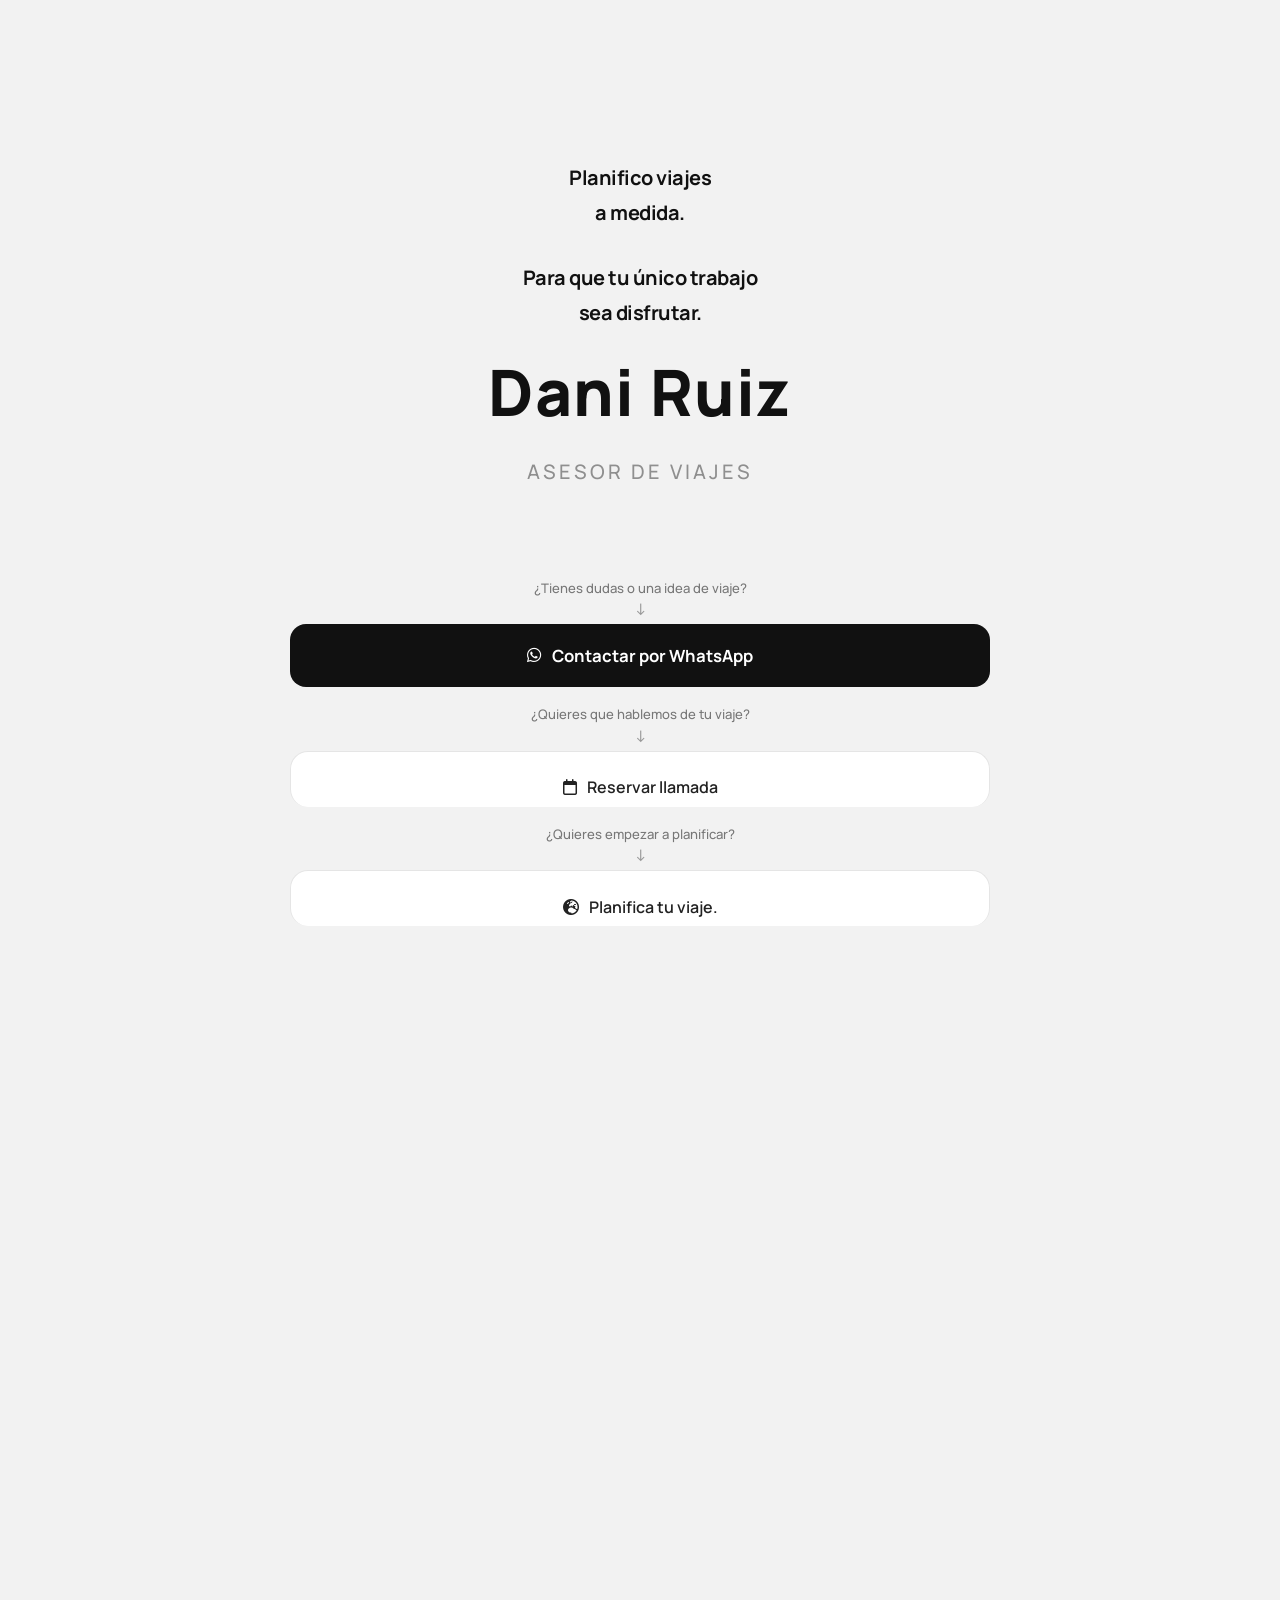
<file: index.html>
<!DOCTYPE html>
<html lang="es">

<head>

    <!-- =========================================
         CONFIGURACIÓN Y METADATOS
         ========================================= -->

    <meta charset="UTF-8">
    <meta name="viewport" content="width=device-width, initial-scale=1.0">

    <title>Dani Ruiz | Asesor de viajes.</title>

    <meta name="description" content="Planifico viajes a medida para que tu único trabajo sea disfrutar. Atención personalizada, asesoramiento y acompañamiento durante todo el viaje.">
    <meta name="keywords" content="asesor de viajes, viajes personalizados, vacaciones, organizar viajes, Dani Ruiz">
    <meta name="author" content="Dani Ruiz">
    <meta http-equiv="content-language" content="es">
    <meta name="robots" content="index, follow">
    <meta name="theme-color" content="#111111">

    <meta property="og:title" content="Dani Ruiz | Asesor de viajes">
    <meta property="og:description" content="Planifico viajes a medida para que tú solo tengas que disfrutar.">
    <meta property="og:type" content="website">
    <meta property="og:url" content="https://hazlo-dev.github.io/dani-web/">

    <meta name="twitter:card" content="summary_large_image">
    <meta name="twitter:title" content="Dani Ruiz | Asesor de viajes">
    <meta name="twitter:description" content="Planifico viajes a medida para que tú solo tengas que disfrutar.">

    <link rel="canonical" href="https://hazlo-dev.github.io/dani-web/">
    <link rel="icon" href="icons/icon-192.png">

    <link rel="stylesheet" href="style.css">

    <!-- =========================================
         FUENTES E ICONOS
         ========================================= -->

    <link rel="preconnect" href="https://fonts.googleapis.com">
    <link rel="preconnect" href="https://fonts.gstatic.com" crossorigin>

    <link href="https://fonts.googleapis.com/css2?family=Manrope:wght@300;400;500;600;700;800&display=swap" rel="stylesheet">

    <link rel="stylesheet" href="https://cdnjs.cloudflare.com/ajax/libs/font-awesome/6.7.2/css/all.min.css">

    <link rel="manifest" href="manifest.json">

</head>


<hero>

    <!-- =========================================
         HERO / PRESENTACIÓN
         ========================================= -->

    <main class="container hidden">

        <section class="hero hidden">

            <p class="phrase hidden">
                Planifico viajes <br>
                a medida.
            </p>

            <p class="phrase hidden">
                Para que tu único trabajo <br>
                sea disfrutar.
            </p>

            <h1 class="hidden">
                Dani Ruiz
            </h1>

            <p class="subtitle hidden">
                Asesor de viajes
            </p>

        </section>


        <!-- =========================================
             BOTONES PRINCIPALES
             ========================================= -->

        <section class="buttons">

            <div class="button-group">

                <div class="button-hint hidden">
                    <span>¿Tienes dudas o una idea de viaje?</span>
                    <span class="button-arrow">↓</span>
                </div>

                <a href="https://wa.me/34622180624?text=Hola%20Dani,%20he%20visto%20tu%20web%20y%20me%20gustaría%20que%20me%20ayudaras%20a%20organizar%20un%20viaje."
                    target="_blank"
                    rel="noopener"
                    class="button primary hidden">

                    <i class="fa-brands fa-whatsapp"></i>
                    Contactar por WhatsApp

                </a>

            </div>


            <div class="button-group">

                <div class="button-hint hidden">
                    <span>¿Quieres que hablemos de tu viaje?</span>
                    <span class="button-arrow">↓</span>
                </div>

                <a href="https://calendly.com/danymr-1221/llamada-para-organizar-tu-viaje"
                    target="_blank"
                    rel="noopener"
                    class="button secondary hidden">

                    <i class="fa-regular fa-calendar"></i>
                    Reservar llamada

                </a>

            </div>


            <div class="button-group">

                <div class="button-hint hidden">
                    <span>¿Quieres empezar a planificar?</span>
                    <span class="button-arrow">↓</span>
                </div>

                <a href="planea_tu_viaje.html"
                    class="button secondary hidden">

                    <i class="fa-solid fa-earth-europe"></i>
                    Planifica tu viaje.

                </a>

            </div>

        </section>


        <!-- =========================================
             BENEFICIOS
             ========================================= -->

        <section class="benefits">

            <h2 class="hidden">
                Viajar debería ser así.
            </h2>

            <div class="benefits-grid">

                <div class="benefit-card hidden">

                    <i class="fa-regular fa-clock"></i>

                    <h3>
                        Ahorra tiempo
                    </h3>

                    <p>
                        Olvídate de comparar cientos de opciones.<br>
                        Yo me encargo de organizar tu viaje y encontrar la mejor opción para ti.
                    </p>

                </div>


                <div class="benefit-card hidden">

                    <i class="fa-regular fa-user"></i>

                    <h3>
                        Atención personalizada
                    </h3>

                    <p>
                        Cada viaje es diferente, y cada persona también.<br>
                        Diseño cada propuesta según tus gustos, presupuesto y forma de viajar.
                    </p>

                </div>


                <div class="benefit-card hidden">

                    <i class="fa-solid fa-shield-halved"></i>

                    <h3>
                        Tranquilidad
                    </h3>

                    <p>
                        No estarás solo durante el proceso.<br>
                        Estaré disponible para ayudarte antes, durante y después del viaje.
                    </p>

                </div>

            </div>

        </section>


        <!-- =========================================
             SOLICITUD DE RESEÑA
             ========================================= -->

        <section class="review-request hidden disabled-section">

            <h2>
                ¿Qué tal fue tu experiencia?
            </h2>

            <p>
                Si has confiado en mí para organizar tu viaje,<br>
                me ayudaría muchísimo que compartieras tu opinión para ayudar a futuros viajeros.
            </p>

            <a href="AQUI_IRA_EL_ENLACE_DE_GOOGLE" class="button secondary">

                <i class="fa-brands fa-google"></i>
                Compartir mi experiencia.

            </a>

        </section>


        <!-- =========================================
             RESEÑAS
             ========================================= -->

        <section class="reviews hidden disabled-section" style="display:none;">

            <h2>
                La confianza se gana con experiencias reales.
            </h2>

            <div class="stars">

                <i class="fa-solid fa-star"></i>
                <i class="fa-solid fa-star"></i>
                <i class="fa-solid fa-star"></i>
                <i class="fa-solid fa-star"></i>
                <i class="fa-solid fa-star"></i>

            </div>

            <a href="AQUI_IRA_EL_ENLACE_DE_GOOGLE" class="button secondary">

                <i class="fa-brands fa-google"></i>
                Ver opiniones en Google

            </a>

        </section>


        <!-- =========================================
             PROCESO / ASÍ ORGANIZAREMOS TU VIAJE
             ========================================= -->

        <section class="process">

            <h2 class="hidden">
                Así organizaremos tu viaje.
            </h2>

            <p class="process-subtitle hidden">
                Un proceso sencillo para que tú solo tengas que preocuparte de disfrutar.
            </p>

            <div class="timeline-line hidden"></div>

            <div class="process-timeline">

                <div class="process-step hidden">

                    <div class="process-icon">
                        <i class="fa-solid fa-comments"></i>
                    </div>

                    <h3>
                        Cuéntame tu idea
                    </h3>

                    <p>
                        Hablaremos sobre tu destino, presupuesto, fechas,
                        necesidades y todo lo que buscas en el viaje.
                    </p>

                </div>


                <div class="timeline-line hidden"></div>


                <div class="process-step hidden">

                    <div class="process-icon">
                        <i class="fa-solid fa-magnifying-glass"></i>
                    </div>

                    <h3>
                        Busco la mejor opción
                    </h3>

                    <p>
                        Compararé diferentes alternativas hasta encontrar
                        la propuesta que mejor se adapte a ti.
                    </p>

                </div>


                <div class="timeline-line hidden"></div>


                <div class="process-step hidden">

                    <div class="process-icon">
                        <i class="fa-solid fa-plane-departure"></i>
                    </div>

                    <h3>
                        Solo queda disfrutar
                    </h3>

                    <p>
                        Una vez todo esté listo, solo tendrás que preparar
                        la maleta y disfrutar. Yo seguiré disponible para ayudarte.
                    </p>

                </div>

            </div>

        </section>


        <!-- =========================================
             FOOTER
             ========================================= -->

        <footer class="footer hidden">

            <p class="footer-title">
                Planifico viajes a medida.
            </p>

            <p class="footer-copy">
                © 2026 Dani · Asesor de viajes
            </p>

            <a href="politica-privacidad.html">Política de privacidad</a> · <a href="terminos-condiciones.html">Términos y condiciones</a>

        </footer>

    </main>

    <script src="script.js"></script>

</body>

</html>
</file>
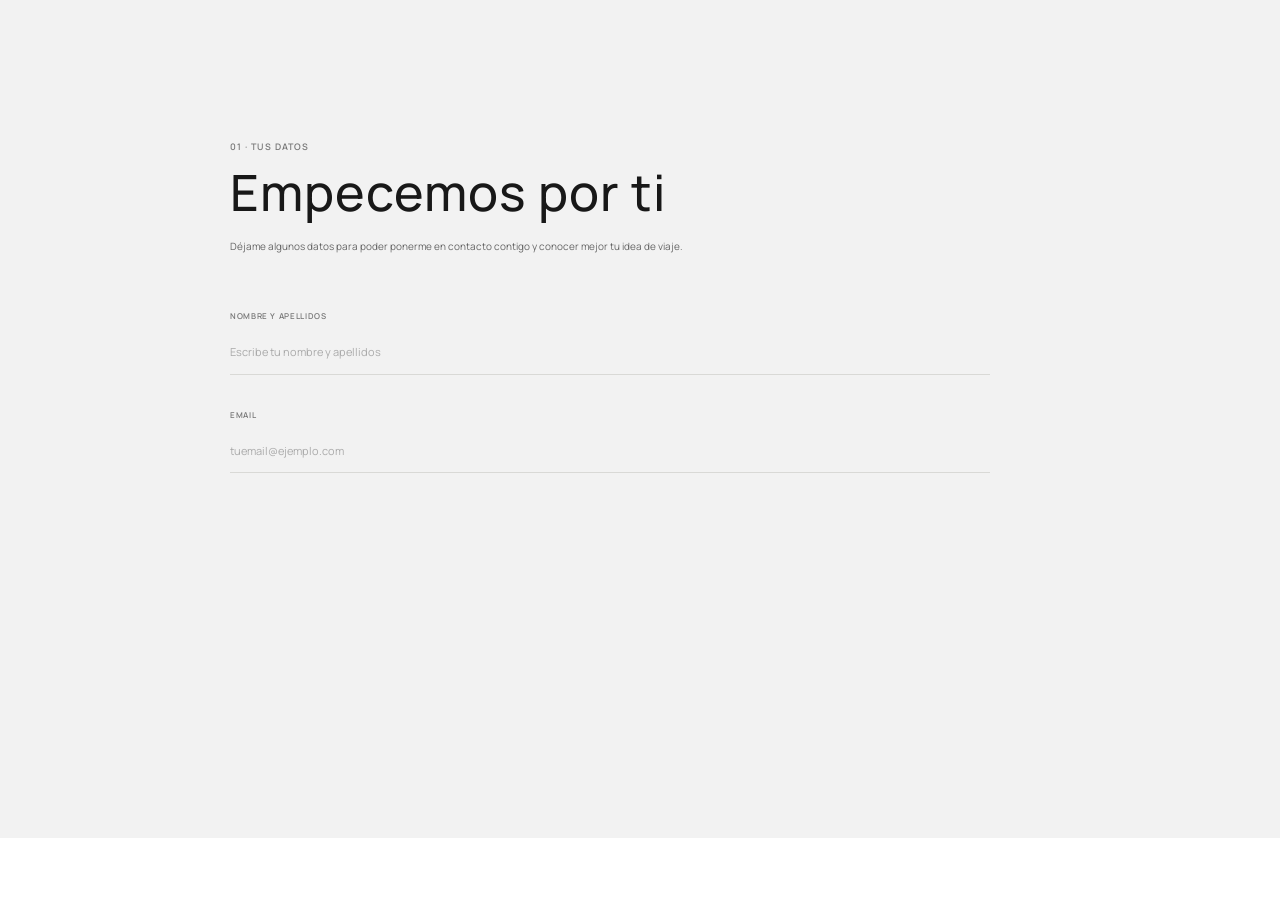
<file: planea_tu_viaje.html>
<!DOCTYPE html>
<html lang="es">

<head>

    <!-- =========================================
         CONFIGURACIÓN Y METADATOS
         ========================================= -->

    <meta charset="UTF-8">
    <meta name="viewport" content="width=device-width, initial-scale=1.0">

    <title>Planea tu viaje | Dani Ruiz</title>

    <meta name="description" content="Cuéntame cómo quieres que sea tu viaje: destino, fechas, presupuesto y preferencias. En pocos pasos tendré todo lo que necesito para empezar a organizarlo.">
    <meta name="keywords" content="asesor de viajes, planea tu viaje, viajes personalizados, Dani Ruiz">
    <meta name="author" content="Dani Ruiz">
    <meta http-equiv="content-language" content="es">
    <meta name="robots" content="index, follow">
    <meta name="theme-color" content="#111111">

    <meta property="og:title" content="Planea tu viaje | Dani Ruiz">
    <meta property="og:description" content="Cuéntame cómo quieres que sea tu viaje y empecemos a organizarlo juntos.">
    <meta property="og:type" content="website">
    <meta property="og:url" content="https://hazlo-dev.github.io/dani-web/planea_tu_viaje.html">

    <meta name="twitter:card" content="summary_large_image">
    <meta name="twitter:title" content="Planea tu viaje | Dani Ruiz">
    <meta name="twitter:description" content="Cuéntame cómo quieres que sea tu viaje y empecemos a organizarlo juntos.">

    <link rel="canonical" href="https://hazlo-dev.github.io/dani-web/planea_tu_viaje.html">
    <link rel="icon" href="icons/icon-192.png">

    <link rel="stylesheet" href="style.css">

    <!-- =========================================
         FUENTES E ICONOS
         ========================================= -->

    <link rel="preconnect" href="https://fonts.googleapis.com">
    <link rel="preconnect" href="https://fonts.gstatic.com" crossorigin>

    <link href="https://fonts.googleapis.com/css2?family=Manrope:wght@300;400;500;600;700;800&display=swap" rel="stylesheet">

    <link rel="stylesheet" href="https://cdnjs.cloudflare.com/ajax/libs/font-awesome/6.7.2/css/all.min.css">

    <link rel="manifest" href="manifest.json">

</head>

<body>

<!-- ============================================================
     FORMULARIO · SECCIÓN 1 · DATOS DEL CLIENTE
     ============================================================ -->

<main class="travel-form-page hidden">

    <section class="travel-form-section active" id="step-1">

        <div class="travel-form-header">

            <p class="travel-form-eyebrow hidden">
                01 · TUS DATOS
            </p>

            <h1 class="hidden">
                Empecemos por ti
            </h1>

            <p class="travel-form-intro hidden">
                Déjame algunos datos para poder ponerme en contacto contigo
                y conocer mejor tu idea de viaje.
            </p>

        </div>


        <form class="travel-form">

            <div class="travel-form-field hidden">

                <label for="client-name">
                    Nombre y apellidos
                </label>

                <input
                    type="text"
                    id="client-name"
                    name="client-name"
                    placeholder="Escribe tu nombre y apellidos"
                    autocomplete="name"
                    required
                >

            </div>


            <div class="travel-form-field hidden">

                <label for="client-email">
                    Email
                </label>

                <input
                    type="email"
                    id="client-email"
                    name="client-email"
                    placeholder="tuemail@ejemplo.com"
                    autocomplete="email"
                    required
                >

            </div>


            <div class="travel-form-field hidden">

                <label for="client-phone">
                    Teléfono
                </label>

                <input
                    type="tel"
                    id="client-phone"
                    name="client-phone"
                    placeholder="Tu número de teléfono"
                    autocomplete="tel"
                    required
                >

            </div>


            <div class="travel-form-field hidden">

                <label>
                    ¿Cómo prefieres que te contacte?
                </label>

                <div class="travel-form-options">

                    <label class="travel-form-option">

                        <input
                            type="radio"
                            name="contact-method"
                            value="whatsapp"
                            required
                        >

                        <span>WhatsApp</span>

                    </label>


                    <label class="travel-form-option">

                        <input
                            type="radio"
                            name="contact-method"
                            value="llamada"
                        >

                        <span>Llamada</span>

                    </label>


                    <label class="travel-form-option">

                        <input
                            type="radio"
                            name="contact-method"
                            value="email"
                        >

                        <span>Email</span>

                    </label>

                </div>

            </div>


            <div class="travel-form-navigation hidden">

                <button
                    type="button"
                    class="travel-form-next"
                    data-next="step-2"
                >
                    Siguiente
                </button>

            </div>

        </form>

    </section>

    <!-- ============================================================
     FORMULARIO · SECCIÓN 2 · TU VIAJE
     ============================================================ -->

<section class="travel-form-section" id="step-2" hidden>

    <div class="travel-form-header">

        <p class="travel-form-eyebrow hidden">
            02 · TU VIAJE
        </p>

        <h2 class="hidden">
            Cuéntame tu idea
        </h2>

        <p class="travel-form-intro hidden">
            No hace falta que tengas todo decidido. Cuanto más me cuentes,
            mejor podré entender qué estás buscando.
        </p>

    </div>


    <form class="travel-form">

        <div class="travel-form-field hidden">

            <label for="travel-destination">
                ¿A dónde te gustaría viajar?
            </label>

            <input
                type="text"
                id="travel-destination"
                name="travel-destination"
                placeholder="Destino o destinos"
                required
            >

        </div>


        <div class="travel-form-row">

            <div class="travel-form-field hidden">

                <label for="travel-start-date">
                    Fecha aproximada de salida
                </label>

                <input
                    type="date"
                    id="travel-start-date"
                    name="travel-start-date"
                    required
                >

            </div>


            <div class="travel-form-field hidden">

                <label for="travel-end-date">
                    Fecha aproximada de regreso
                </label>

                <input
                    type="date"
                    id="travel-end-date"
                    name="travel-end-date"
                    required
                >

            </div>

        </div>


        <div class="travel-form-field hidden">

            <label for="travelers">
                ¿Cuántas personas viajaríais?
            </label>

            <input
                type="number"
                id="travelers"
                name="travelers"
                min="1"
                placeholder="Número de viajeros"
                required
            >

        </div>


        <div class="travel-form-field hidden">

            <label>
                ¿Tienes las fechas cerradas?
            </label>

            <div class="travel-form-options">

                <label class="travel-form-option">

                    <input
                        type="radio"
                        name="dates-flexibility"
                        value="cerradas"
                        required
                    >

                    <span>Sí, son cerradas</span>

                </label>


                <label class="travel-form-option">

                    <input
                        type="radio"
                        name="dates-flexibility"
                        value="flexibles"
                    >

                    <span>No, son flexibles</span>

                </label>

            </div>

        </div>


        <div class="travel-form-navigation hidden">

            <button
                type="button"
                class="travel-form-back"
                data-back="step-1"
            >
                Atrás
            </button>


            <button
                type="button"
                class="travel-form-next"
                data-next="step-3"
            >
                Siguiente
            </button>

        </div>

    </form>

</section>

<!-- ============================================================
     FORMULARIO · SECCIÓN 3 · QUÉ BUSCAS
     ============================================================ -->

<section class="travel-form-section" id="step-3" hidden>

    <div class="travel-form-header">

        <p class="travel-form-eyebrow hidden">
            03 · QUÉ BUSCAS
        </p>

        <h2 class="hidden">
            ¿Qué tienes en mente?
        </h2>

        <p class="travel-form-intro hidden">
            Cuéntame qué tipo de viaje te gustaría hacer y qué esperas
            encontrar en él.
        </p>

    </div>


    <form class="travel-form">

        <div class="travel-form-field hidden">

            <label>
                ¿Qué tipo de viaje buscas?
            </label>

            <div class="travel-form-options">

                <label class="travel-form-option">

                    <input
                        type="radio"
                        name="travel-type"
                        value="descanso"
                        required
                    >

                    <span>Descanso</span>

                </label>


                <label class="travel-form-option">

                    <input
                        type="radio"
                        name="travel-type"
                        value="aventura"
                    >

                    <span>Aventura</span>

                </label>


                <label class="travel-form-option">

                    <input
                        type="radio"
                        name="travel-type"
                        value="cultura"
                    >

                    <span>Cultura</span>

                </label>


                <label class="travel-form-option">

                    <input
                        type="radio"
                        name="travel-type"
                        value="naturaleza"
                    >

                    <span>Naturaleza</span>

                </label>


                <label class="travel-form-option">

                    <input
                        type="radio"
                        name="travel-type"
                        value="gastronomia"
                    >

                    <span>Gastronomía</span>

                </label>


                <label class="travel-form-option">

                    <input
                        type="radio"
                        name="travel-type"
                        value="mixto"
                    >

                    <span>Un poco de todo</span>

                </label>

            </div>

        </div>


        <div class="travel-form-field hidden">

            <label for="travel-priorities">
                ¿Qué es lo más importante para ti en este viaje?
            </label>

            <textarea
                id="travel-priorities"
                name="travel-priorities"
                rows="4"
                placeholder="Por ejemplo: descansar, conocer muchos lugares, comer bien, tener tiempo libre..."
                required
            ></textarea>

        </div>


        <div class="travel-form-field hidden">

            <label for="travel-preferences">
                ¿Hay algo que te gustaría incluir?
            </label>

            <textarea
                id="travel-preferences"
                name="travel-preferences"
                rows="4"
                placeholder="Actividades, lugares, experiencias, tipo de alojamiento..."
            ></textarea>

        </div>


        <div class="travel-form-field hidden">

            <label for="travel-avoid">
                ¿Hay algo que prefieras evitar?
            </label>

            <textarea
                id="travel-avoid"
                name="travel-avoid"
                rows="3"
                placeholder="Algo que no te guste, que no quieras hacer o que debamos tener en cuenta..."
            ></textarea>

        </div>


        <div class="travel-form-navigation hidden">

            <button
                type="button"
                class="travel-form-back"
                data-back="step-2"
            >
                Atrás
            </button>


            <button
                type="button"
                class="travel-form-next"
                data-next="step-4"
            >
                Siguiente
            </button>

        </div>

    </form>

</section>

<!-- ============================================================
     FORMULARIO · SECCIÓN 4 · PRESUPUESTO
     ============================================================ -->

<section class="travel-form-section" id="step-4" hidden>

    <div class="travel-form-header">

        <p class="travel-form-eyebrow hidden">
            04 · PRESUPUESTO
        </p>

        <h2 class="hidden">
            ¿Qué presupuesto tienes en mente?
        </h2>

        <p class="travel-form-intro hidden">
            No necesitas tener una cifra exacta. Una aproximación me ayudará
            a buscar opciones que realmente encajen contigo.
        </p>

    </div>


    <form class="travel-form">

        <div class="travel-form-field hidden">

            <label for="travel-budget">
                Presupuesto aproximado por persona
            </label>

            <input
                type="number"
                id="travel-budget"
                name="travel-budget"
                min="0"
                placeholder="Por ejemplo: 1500"
                required
            >

        </div>


        <div class="travel-form-field hidden">

            <label>
                ¿Qué incluye aproximadamente ese presupuesto?
            </label>

            <div class="travel-form-options">

                <label class="travel-form-option">

                    <input
                        type="checkbox"
                        name="budget-includes"
                        value="transporte"
                    >

                    <span>Transporte</span>

                </label>


                <label class="travel-form-option">

                    <input
                        type="checkbox"
                        name="budget-includes"
                        value="alojamiento"
                    >

                    <span>Alojamiento</span>

                </label>


                <label class="travel-form-option">

                    <input
                        type="checkbox"
                        name="budget-includes"
                        value="actividades"
                    >

                    <span>Actividades</span>

                </label>


                <label class="travel-form-option">

                    <input
                        type="checkbox"
                        name="budget-includes"
                        value="todo"
                    >

                    <span>Todo el viaje</span>

                </label>


                <label class="travel-form-option">

                    <input
                        type="checkbox"
                        name="budget-includes"
                        value="no-se"
                    >

                    <span>No lo tengo claro</span>

                </label>

            </div>

        </div>


        <div class="travel-form-field hidden">

            <label>
                ¿Qué prefieres?
            </label>

            <div class="travel-form-options">

                <label class="travel-form-option">

                    <input
                        type="radio"
                        name="budget-priority"
                        value="precio"
                        required
                    >

                    <span>Buscar el mejor precio</span>

                </label>


                <label class="travel-form-option">

                    <input
                        type="radio"
                        name="budget-priority"
                        value="calidad"
                    >

                    <span>Priorizar calidad</span>

                </label>


                <label class="travel-form-option">

                    <input
                        type="radio"
                        name="budget-priority"
                        value="equilibrio"
                    >

                    <span>Buscar un equilibrio</span>

                </label>

            </div>

        </div>


        <div class="travel-form-field hidden">

            <label for="travel-budget-flexibility">
                ¿Tienes cierta flexibilidad con el presupuesto?
            </label>

            <textarea
                id="travel-budget-flexibility"
                name="travel-budget-flexibility"
                rows="3"
                placeholder="Por ejemplo: podría aumentar el presupuesto si la diferencia merece la pena..."
                required
            ></textarea>

        </div>


        <div class="travel-form-navigation hidden">

            <button
                type="button"
                class="travel-form-back"
                data-back="step-3"
            >
                Atrás
            </button>


            <button
                type="button"
                class="travel-form-next"
                data-next="step-5"
            >
                Siguiente
            </button>

        </div>

    </form>

</section>

<!-- ============================================================
     FORMULARIO · SECCIÓN 5 · INFORMACIÓN ADICIONAL
     ============================================================ -->

<section class="travel-form-section" id="step-5" hidden>
    
    <div class="travel-form-header">

        <p class="travel-form-eyebrow hidden">
            05 · UN ÚLTIMO DETALLE
        </p>

        <h2 class="hidden">
            Cuéntame lo que quieras
        </h2>

        <p class="travel-form-intro hidden">
            Si hay algo más que quieras contarme sobre tu viaje,
            este es el momento.
        </p>

    </div>


    <form class="travel-form">

        <div class="travel-form-field hidden">

            <label for="travel-additional-info">
                ¿Hay algo más que deba saber?
            </label>

            <textarea
                id="travel-additional-info"
                name="travel-additional-info"
                rows="6"
                placeholder="Cuéntame cualquier detalle, idea, necesidad o duda que tengas..."
            ></textarea>

        </div>


        <div class="travel-form-field hidden">

            <label>
                ¿Cómo nos has encontrado?
            </label>

            <div class="travel-form-options">

                <label class="travel-form-option">

                    <input
                        type="radio"
                        name="how-found"
                        value="instagram"
                        required
                    >

                    <span>Instagram</span>

                </label>


                <label class="travel-form-option">

                    <input
                        type="radio"
                        name="how-found"
                        value="tiktok"
                    >

                    <span>TikTok</span>

                </label>


                <label class="travel-form-option">

                    <input
                        type="radio"
                        name="how-found"
                        value="google"
                    >

                    <span>Google</span>

                </label>


                <label class="travel-form-option">

                    <input
                        type="radio"
                        name="how-found"
                        value="recomendacion"
                    >

                    <span>Recomendación</span>

                </label>


                <label class="travel-form-option">

                    <input
                        type="radio"
                        name="how-found"
                        value="otro"
                    >

                    <span>Otro</span>

                </label>

            </div>

        </div>


        <div class="travel-form-legal hidden">

            <label class="travel-form-option">

                <input
                    type="checkbox"
                    id="privacy-consent"
                    name="privacy-consent"
                    required
                >

                <span>
                    He leído y acepto la
                    <a href="politica-privacidad.html" target="_blank">
                        Política de privacidad
                    </a>.
                </span>

            </label>


            <label class="travel-form-option">

                <input
                    type="checkbox"
                    id="terms-consent"
                    name="terms-consent"
                    required
                >

                <span>
                    He leído y acepto los
                    <a href="terminos-condiciones.html" target="_blank">
                        Términos y condiciones
                    </a>.
                </span>

            </label>

        </div>


        <div class="travel-form-navigation hidden">

            <button
                type="button"
                class="travel-form-back"
                data-back="step-4"
            >
                Atrás
            </button>


            <button
                type="submit"
                class="travel-form-submit"
            >
                Enviar solicitud
            </button>

        </div>

    </form>

</section>

</main>
    <script src="script.js"></script>

</body>

</html>
</file>
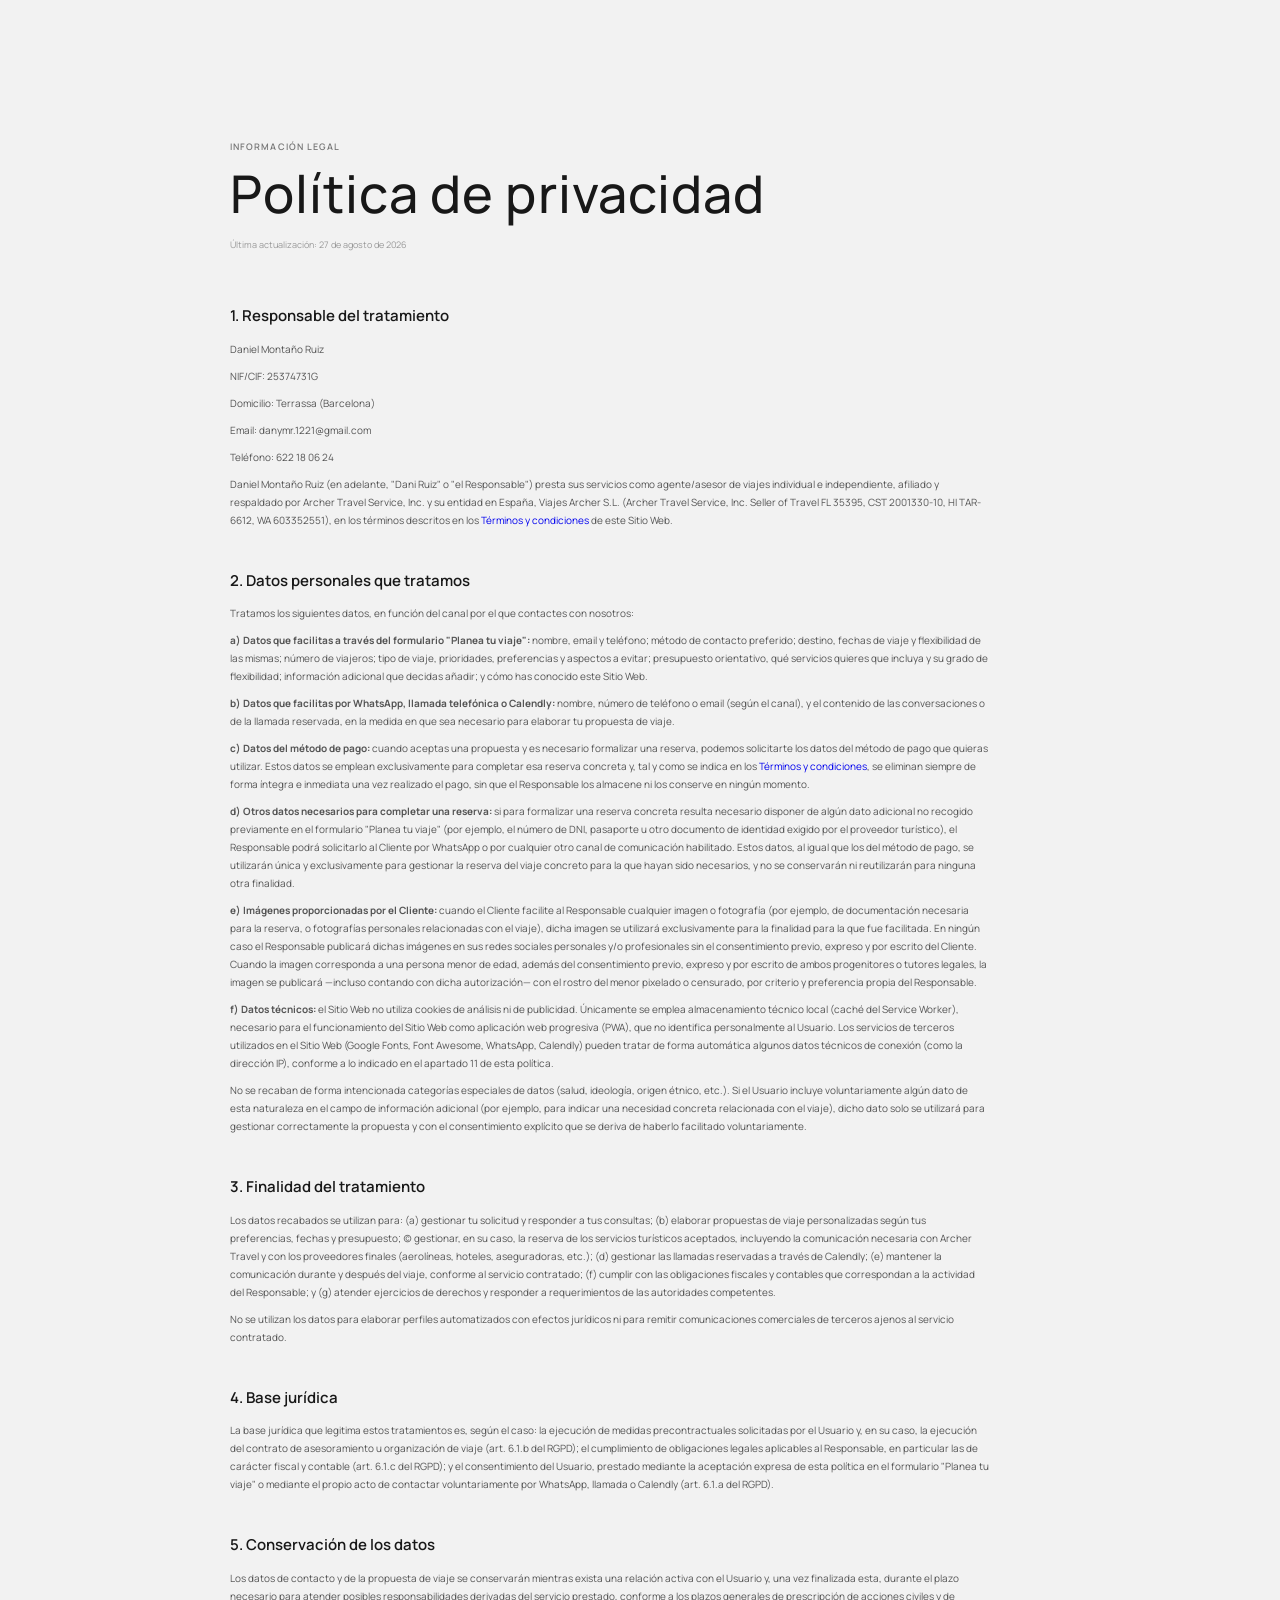
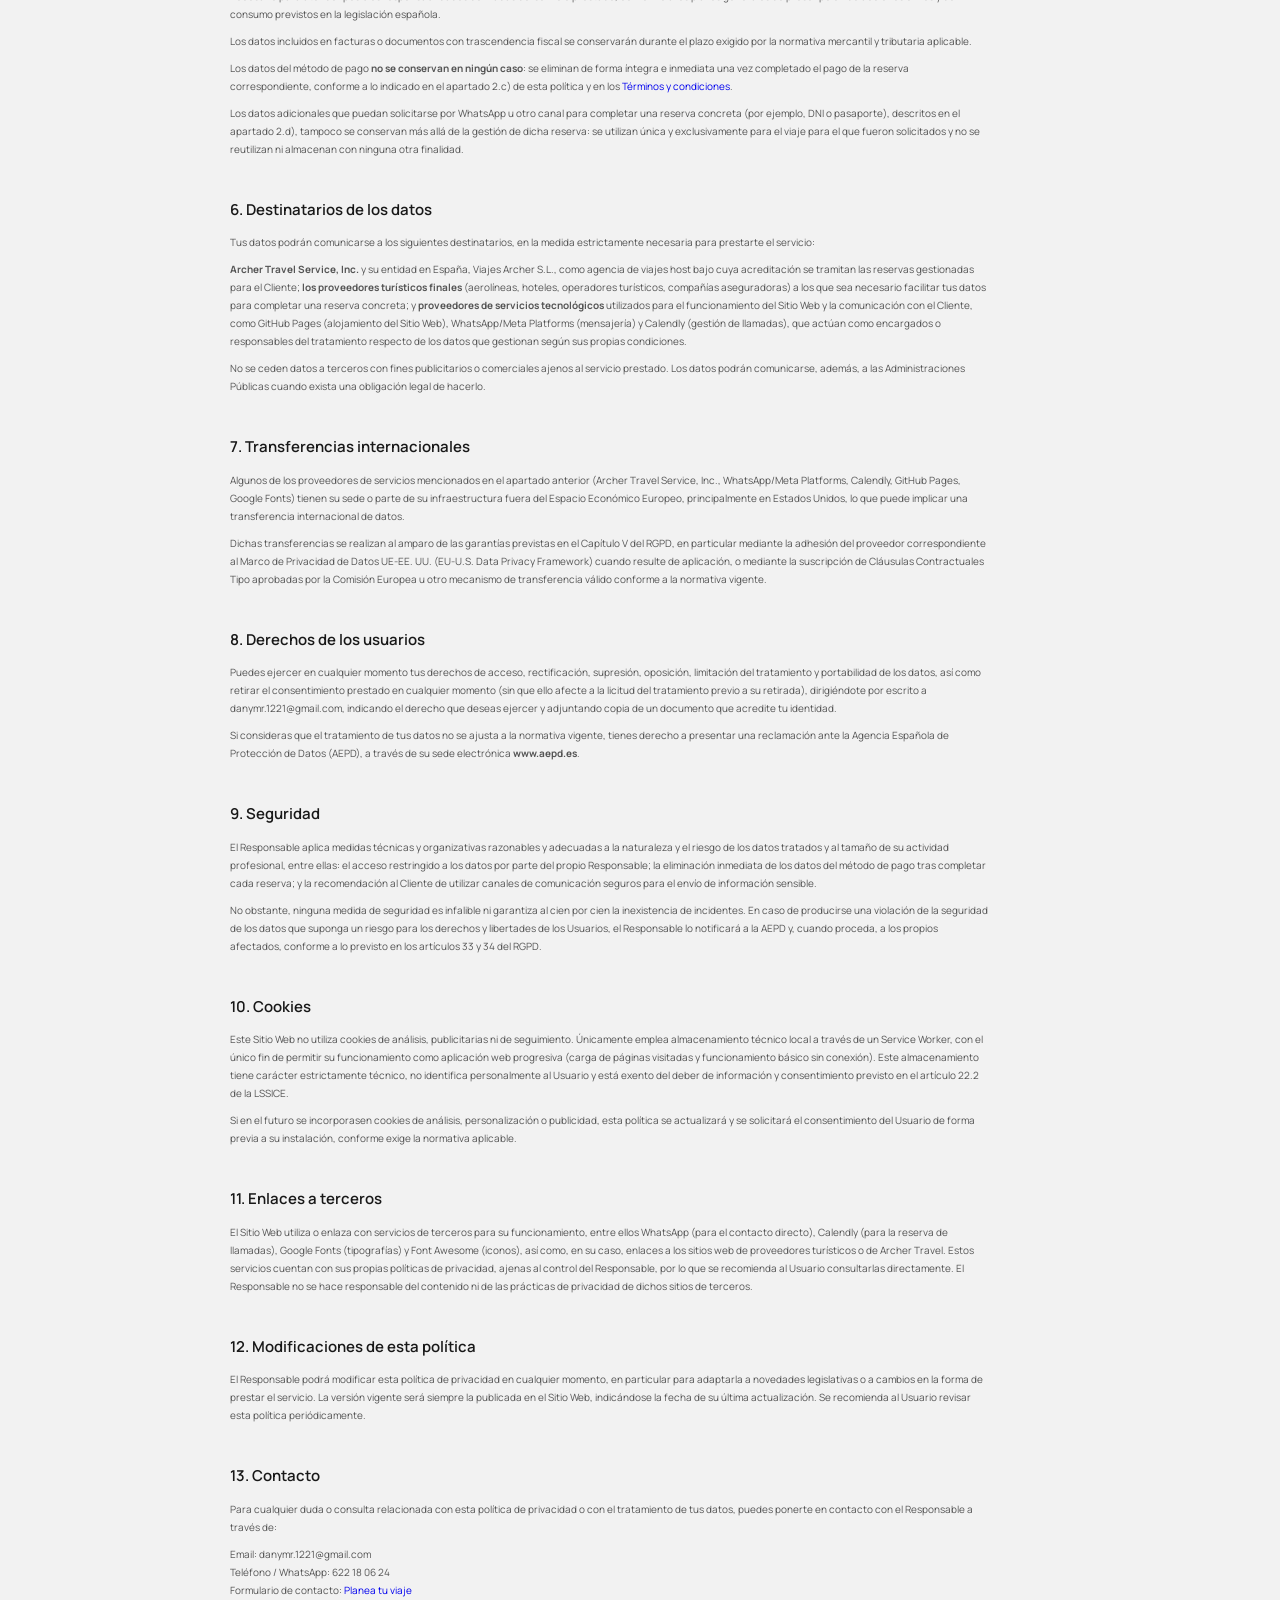
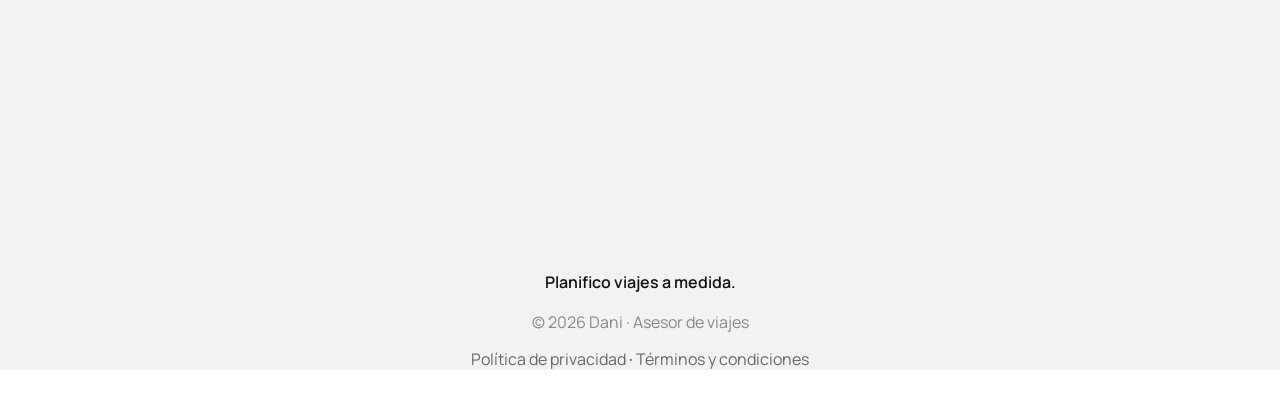
<file: politica-privacidad.html>
<!DOCTYPE html>
<html lang="es">

<head>
    <meta charset="UTF-8">
    <meta name="viewport" content="width=device-width, initial-scale=1.0">

    <title>Política de privacidad</title>

    <link rel="stylesheet" href="style.css">
    <link rel="canonical" href="https://hazlo-dev.github.io/dani-web/">
    <link rel="icon" href="icons/icon-192.png">

    <link rel="preconnect" href="https://fonts.googleapis.com">
    <link rel="preconnect" href="https://fonts.gstatic.com" crossorigin>
    <link href="https://fonts.googleapis.com/css2?family=Manrope:wght@300;400;500;600;700;800&display=swap" rel="stylesheet">
</head>

<body>

    <!-- ==================== POLÍTICA DE PRIVACIDAD ==================== -->

    <main class="privacy-page">

        <section class="privacy-header">
            <p class="privacy-eyebrow">INFORMACIÓN LEGAL</p>

            <h1>Política de privacidad</h1>

            <p class="privacy-updated">
                Última actualización: 27 de agosto de 2026
            </p>
        </section>


        <section class="privacy-content">

            <div class="privacy-section">
                <h2>1. Responsable del tratamiento</h2>

                <p>
                    Daniel Montaño Ruiz
                </p>

                <p>
                    NIF/CIF: 25374731G
                </p>

                <p>
                    Domicilio: Terrassa (Barcelona)
                </p>

                <p>
                    Email: danymr.1221@gmail.com
                </p>

                <p>
                    Teléfono: 622 18 06 24
                </p>

                <p>
                    Daniel Montaño Ruiz (en adelante, "Dani Ruiz" o "el Responsable") presta sus servicios como
                    agente/asesor de viajes individual e independiente, afiliado y respaldado por Archer Travel
                    Service, Inc. y su entidad en España, Viajes Archer S.L. (Archer Travel Service, Inc. Seller of
                    Travel FL 35395, CST 2001330-10, HI TAR-6612, WA 603352551), en los términos descritos en los
                    <a href="terminos-condiciones.html">Términos y condiciones</a> de este Sitio Web.
                </p>
            </div>


            <div class="privacy-section">
                <h2>2. Datos personales que tratamos</h2>

                <p>
                    Tratamos los siguientes datos, en función del canal por el que contactes con nosotros:
                </p>

                <p>
                    <strong>a) Datos que facilitas a través del formulario "Planea tu viaje":</strong> nombre,
                    email y teléfono; método de contacto preferido; destino, fechas de viaje y flexibilidad de las
                    mismas; número de viajeros; tipo de viaje, prioridades, preferencias y aspectos a evitar;
                    presupuesto orientativo, qué servicios quieres que incluya y su grado de flexibilidad;
                    información adicional que decidas añadir; y cómo has conocido este Sitio Web.
                </p>

                <p>
                    <strong>b) Datos que facilitas por WhatsApp, llamada telefónica o Calendly:</strong> nombre,
                    número de teléfono o email (según el canal), y el contenido de las conversaciones o de la
                    llamada reservada, en la medida en que sea necesario para elaborar tu propuesta de viaje.
                </p>

                <p>
                    <strong>c) Datos del método de pago:</strong> cuando aceptas una propuesta y es necesario
                    formalizar una reserva, podemos solicitarte los datos del método de pago que quieras utilizar.
                    Estos datos se emplean exclusivamente para completar esa reserva concreta y, tal y como se
                    indica en los <a href="terminos-condiciones.html">Términos y condiciones</a>, se eliminan
                    siempre de forma íntegra e inmediata una vez realizado el pago, sin que el Responsable los
                    almacene ni los conserve en ningún momento.
                </p>

                <p>
                    <strong>d) Otros datos necesarios para completar una reserva:</strong> si para formalizar una
                    reserva concreta resulta necesario disponer de algún dato adicional no recogido previamente en
                    el formulario "Planea tu viaje" (por ejemplo, el número de DNI, pasaporte u otro documento de
                    identidad exigido por el proveedor turístico), el Responsable podrá solicitarlo al Cliente por
                    WhatsApp o por cualquier otro canal de comunicación habilitado. Estos datos, al igual que los
                    del método de pago, se utilizarán única y exclusivamente para gestionar la reserva del viaje
                    concreto para la que hayan sido necesarios, y no se conservarán ni reutilizarán para ninguna
                    otra finalidad.
                </p>

                <p>
                    <strong>e) Imágenes proporcionadas por el Cliente:</strong> cuando el Cliente facilite al
                    Responsable cualquier imagen o fotografía (por ejemplo, de documentación necesaria para la
                    reserva, o fotografías personales relacionadas con el viaje), dicha imagen se utilizará
                    exclusivamente para la finalidad para la que fue facilitada. En ningún caso el Responsable
                    publicará dichas imágenes en sus redes sociales personales y/o profesionales sin el
                    consentimiento previo, expreso y por escrito del Cliente. Cuando la imagen corresponda a una
                    persona menor de edad, además del consentimiento previo, expreso y por escrito de ambos
                    progenitores o tutores legales, la imagen se publicará —incluso contando con dicha
                    autorización— con el rostro del menor pixelado o censurado, por criterio y preferencia propia
                    del Responsable.
                </p>

                <p>
                    <strong>f) Datos técnicos:</strong> el Sitio Web no utiliza cookies de análisis ni de
                    publicidad. Únicamente se emplea almacenamiento técnico local (caché del Service Worker),
                    necesario para el funcionamiento del Sitio Web como aplicación web progresiva (PWA), que no
                    identifica personalmente al Usuario. Los servicios de terceros utilizados en el Sitio Web
                    (Google Fonts, Font Awesome, WhatsApp, Calendly) pueden tratar de forma automática algunos
                    datos técnicos de conexión (como la dirección IP), conforme a lo indicado en el apartado 11 de
                    esta política.
                </p>

                <p>
                    No se recaban de forma intencionada categorías especiales de datos (salud, ideología, origen
                    étnico, etc.). Si el Usuario incluye voluntariamente algún dato de esta naturaleza en el campo
                    de información adicional (por ejemplo, para indicar una necesidad concreta relacionada con el
                    viaje), dicho dato solo se utilizará para gestionar correctamente la propuesta y con el
                    consentimiento explícito que se deriva de haberlo facilitado voluntariamente.
                </p>
            </div>


            <div class="privacy-section">
                <h2>3. Finalidad del tratamiento</h2>

                <p>
                    Los datos recabados se utilizan para: (a) gestionar tu solicitud y responder a tus consultas;
                    (b) elaborar propuestas de viaje personalizadas según tus preferencias, fechas y presupuesto;
                    (c) gestionar, en su caso, la reserva de los servicios turísticos aceptados, incluyendo la
                    comunicación necesaria con Archer Travel y con los proveedores finales (aerolíneas, hoteles,
                    aseguradoras, etc.); (d) gestionar las llamadas reservadas a través de Calendly; (e) mantener
                    la comunicación durante y después del viaje, conforme al servicio contratado; (f) cumplir con
                    las obligaciones fiscales y contables que correspondan a la actividad del Responsable; y (g)
                    atender ejercicios de derechos y responder a requerimientos de las autoridades competentes.
                </p>

                <p>
                    No se utilizan los datos para elaborar perfiles automatizados con efectos jurídicos ni para
                    remitir comunicaciones comerciales de terceros ajenos al servicio contratado.
                </p>
            </div>


            <div class="privacy-section">
                <h2>4. Base jurídica</h2>

                <p>
                    La base jurídica que legitima estos tratamientos es, según el caso: la ejecución de medidas
                    precontractuales solicitadas por el Usuario y, en su caso, la ejecución del contrato de
                    asesoramiento u organización de viaje (art. 6.1.b del RGPD); el cumplimiento de obligaciones
                    legales aplicables al Responsable, en particular las de carácter fiscal y contable (art. 6.1.c
                    del RGPD); y el consentimiento del Usuario, prestado mediante la aceptación expresa de esta
                    política en el formulario "Planea tu viaje" o mediante el propio acto de contactar
                    voluntariamente por WhatsApp, llamada o Calendly (art. 6.1.a del RGPD).
                </p>
            </div>


            <div class="privacy-section">
                <h2>5. Conservación de los datos</h2>

                <p>
                    Los datos de contacto y de la propuesta de viaje se conservarán mientras exista una relación
                    activa con el Usuario y, una vez finalizada esta, durante el plazo necesario para atender
                    posibles responsabilidades derivadas del servicio prestado, conforme a los plazos generales de
                    prescripción de acciones civiles y de consumo previstos en la legislación española.
                </p>

                <p>
                    Los datos incluidos en facturas o documentos con trascendencia fiscal se conservarán durante el
                    plazo exigido por la normativa mercantil y tributaria aplicable.
                </p>

                <p>
                    Los datos del método de pago <strong>no se conservan en ningún caso</strong>: se eliminan de
                    forma íntegra e inmediata una vez completado el pago de la reserva correspondiente, conforme a
                    lo indicado en el apartado 2.c) de esta política y en los
                    <a href="terminos-condiciones.html">Términos y condiciones</a>.
                </p>

                <p>
                    Los datos adicionales que puedan solicitarse por WhatsApp u otro canal para completar una
                    reserva concreta (por ejemplo, DNI o pasaporte), descritos en el apartado 2.d), tampoco se
                    conservan más allá de la gestión de dicha reserva: se utilizan única y exclusivamente para el
                    viaje para el que fueron solicitados y no se reutilizan ni almacenan con ninguna otra
                    finalidad.
                </p>
            </div>


            <div class="privacy-section">
                <h2>6. Destinatarios de los datos</h2>

                <p>
                    Tus datos podrán comunicarse a los siguientes destinatarios, en la medida estrictamente
                    necesaria para prestarte el servicio:
                </p>

                <p>
                    <strong>Archer Travel Service, Inc.</strong> y su entidad en España, Viajes Archer S.L., como
                    agencia de viajes host bajo cuya acreditación se tramitan las reservas gestionadas para el
                    Cliente; <strong>los proveedores turísticos finales</strong> (aerolíneas, hoteles, operadores
                    turísticos, compañías aseguradoras) a los que sea necesario facilitar tus datos para completar
                    una reserva concreta; y <strong>proveedores de servicios tecnológicos</strong> utilizados para
                    el funcionamiento del Sitio Web y la comunicación con el Cliente, como GitHub Pages (alojamiento
                    del Sitio Web), WhatsApp/Meta Platforms (mensajería) y Calendly (gestión de llamadas), que
                    actúan como encargados o responsables del tratamiento respecto de los datos que gestionan según
                    sus propias condiciones.
                </p>

                <p>
                    No se ceden datos a terceros con fines publicitarios o comerciales ajenos al servicio prestado.
                    Los datos podrán comunicarse, además, a las Administraciones Públicas cuando exista una
                    obligación legal de hacerlo.
                </p>
            </div>


            <div class="privacy-section">
                <h2>7. Transferencias internacionales</h2>

                <p>
                    Algunos de los proveedores de servicios mencionados en el apartado anterior (Archer Travel
                    Service, Inc., WhatsApp/Meta Platforms, Calendly, GitHub Pages, Google Fonts) tienen su sede o
                    parte de su infraestructura fuera del Espacio Económico Europeo, principalmente en Estados
                    Unidos, lo que puede implicar una transferencia internacional de datos.
                </p>

                <p>
                    Dichas transferencias se realizan al amparo de las garantías previstas en el Capítulo V del
                    RGPD, en particular mediante la adhesión del proveedor correspondiente al Marco de Privacidad
                    de Datos UE-EE. UU. (EU-U.S. Data Privacy Framework) cuando resulte de aplicación, o mediante la
                    suscripción de Cláusulas Contractuales Tipo aprobadas por la Comisión Europea u otro mecanismo
                    de transferencia válido conforme a la normativa vigente.
                </p>
            </div>


            <div class="privacy-section">
                <h2>8. Derechos de los usuarios</h2>

                <p>
                    Puedes ejercer en cualquier momento tus derechos de acceso, rectificación, supresión,
                    oposición, limitación del tratamiento y portabilidad de los datos, así como retirar el
                    consentimiento prestado en cualquier momento (sin que ello afecte a la licitud del tratamiento
                    previo a su retirada), dirigiéndote por escrito a danymr.1221@gmail.com, indicando el derecho
                    que deseas ejercer y adjuntando copia de un documento que acredite tu identidad.
                </p>

                <p>
                    Si consideras que el tratamiento de tus datos no se ajusta a la normativa vigente, tienes
                    derecho a presentar una reclamación ante la Agencia Española de Protección de Datos (AEPD), a
                    través de su sede electrónica <strong>www.aepd.es</strong>.
                </p>
            </div>


            <div class="privacy-section">
                <h2>9. Seguridad</h2>

                <p>
                    El Responsable aplica medidas técnicas y organizativas razonables y adecuadas a la naturaleza y
                    el riesgo de los datos tratados y al tamaño de su actividad profesional, entre ellas: el acceso
                    restringido a los datos por parte del propio Responsable; la eliminación inmediata de los datos
                    del método de pago tras completar cada reserva; y la recomendación al Cliente de utilizar
                    canales de comunicación seguros para el envío de información sensible.
                </p>

                <p>
                    No obstante, ninguna medida de seguridad es infalible ni garantiza al cien por cien la
                    inexistencia de incidentes. En caso de producirse una violación de la seguridad de los datos
                    que suponga un riesgo para los derechos y libertades de los Usuarios, el Responsable lo
                    notificará a la AEPD y, cuando proceda, a los propios afectados, conforme a lo previsto en los
                    artículos 33 y 34 del RGPD.
                </p>
            </div>


            <div class="privacy-section">
                <h2>10. Cookies</h2>

                <p>
                    Este Sitio Web no utiliza cookies de análisis, publicitarias ni de seguimiento. Únicamente
                    emplea almacenamiento técnico local a través de un Service Worker, con el único fin de permitir
                    su funcionamiento como aplicación web progresiva (carga de páginas visitadas y funcionamiento
                    básico sin conexión). Este almacenamiento tiene carácter estrictamente técnico, no identifica
                    personalmente al Usuario y está exento del deber de información y consentimiento previsto en el
                    artículo 22.2 de la LSSICE.
                </p>

                <p>
                    Si en el futuro se incorporasen cookies de análisis, personalización o publicidad, esta
                    política se actualizará y se solicitará el consentimiento del Usuario de forma previa a su
                    instalación, conforme exige la normativa aplicable.
                </p>
            </div>


            <div class="privacy-section">
                <h2>11. Enlaces a terceros</h2>

                <p>
                    El Sitio Web utiliza o enlaza con servicios de terceros para su funcionamiento, entre ellos
                    WhatsApp (para el contacto directo), Calendly (para la reserva de llamadas), Google Fonts
                    (tipografías) y Font Awesome (iconos), así como, en su caso, enlaces a los sitios web de
                    proveedores turísticos o de Archer Travel. Estos servicios cuentan con sus propias políticas de
                    privacidad, ajenas al control del Responsable, por lo que se recomienda al Usuario consultarlas
                    directamente. El Responsable no se hace responsable del contenido ni de las prácticas de
                    privacidad de dichos sitios de terceros.
                </p>
            </div>


            <div class="privacy-section">
                <h2>12. Modificaciones de esta política</h2>

                <p>
                    El Responsable podrá modificar esta política de privacidad en cualquier momento, en particular
                    para adaptarla a novedades legislativas o a cambios en la forma de prestar el servicio. La
                    versión vigente será siempre la publicada en el Sitio Web, indicándose la fecha de su última
                    actualización. Se recomienda al Usuario revisar esta política periódicamente.
                </p>
            </div>


            <div class="privacy-section">
                <h2>13. Contacto</h2>

                <p>
                    Para cualquier duda o consulta relacionada con esta política de privacidad o con el tratamiento
                    de tus datos, puedes ponerte en contacto con el Responsable a través de:
                </p>

                <p>
                    Email: danymr.1221@gmail.com<br>
                    Teléfono / WhatsApp: 622 18 06 24<br>
                    Formulario de contacto: <a href="planea_tu_viaje.html">Planea tu viaje</a>
                </p>
            </div>

        </section>

    </main>


    <!-- ==================== FOOTER ==================== -->

    <footer class="footer">

        <p class="footer-title">
            Planifico viajes a medida.
        </p>

        <p class="footer-copy">
            © 2026 Dani · Asesor de viajes
        </p>

        <a href="politica-privacidad.html">Política de privacidad</a> · <a href="terminos-condiciones.html">Términos y condiciones</a>

    </footer>

</body>

</html>
</file>
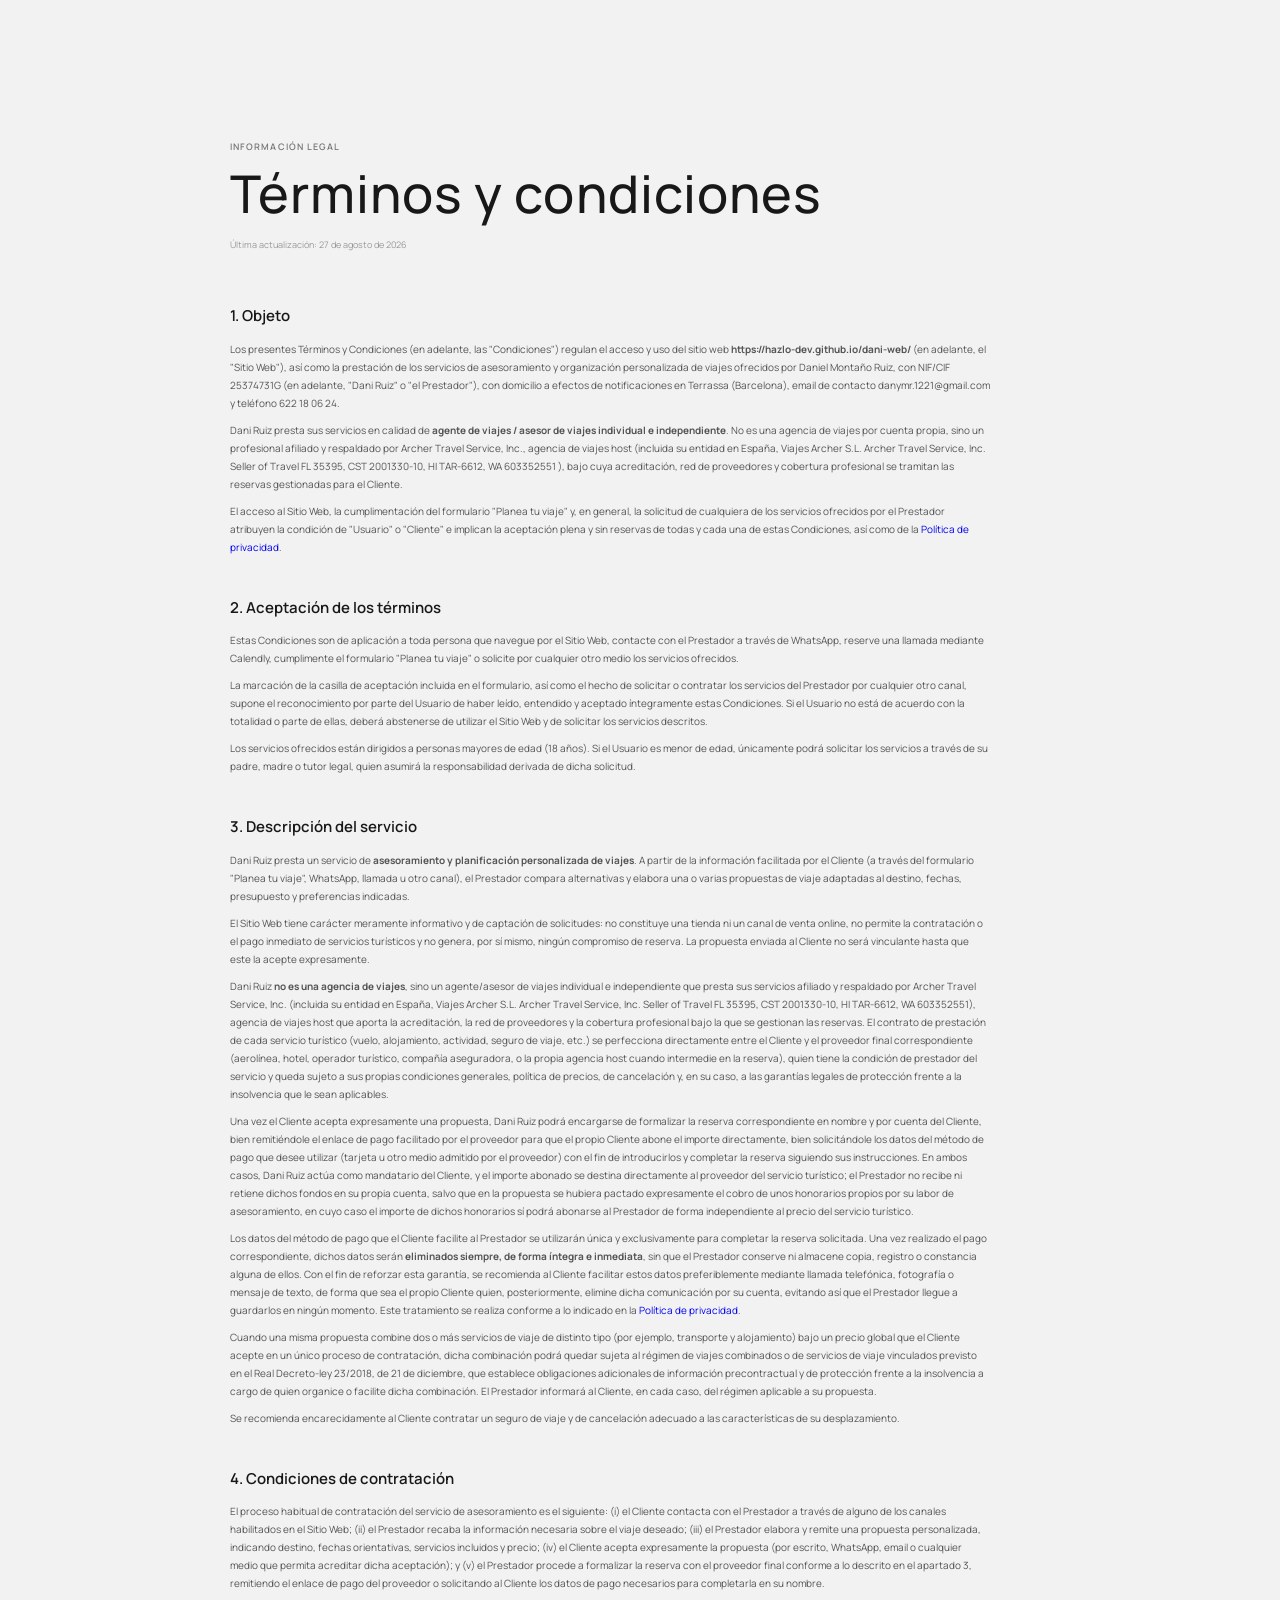
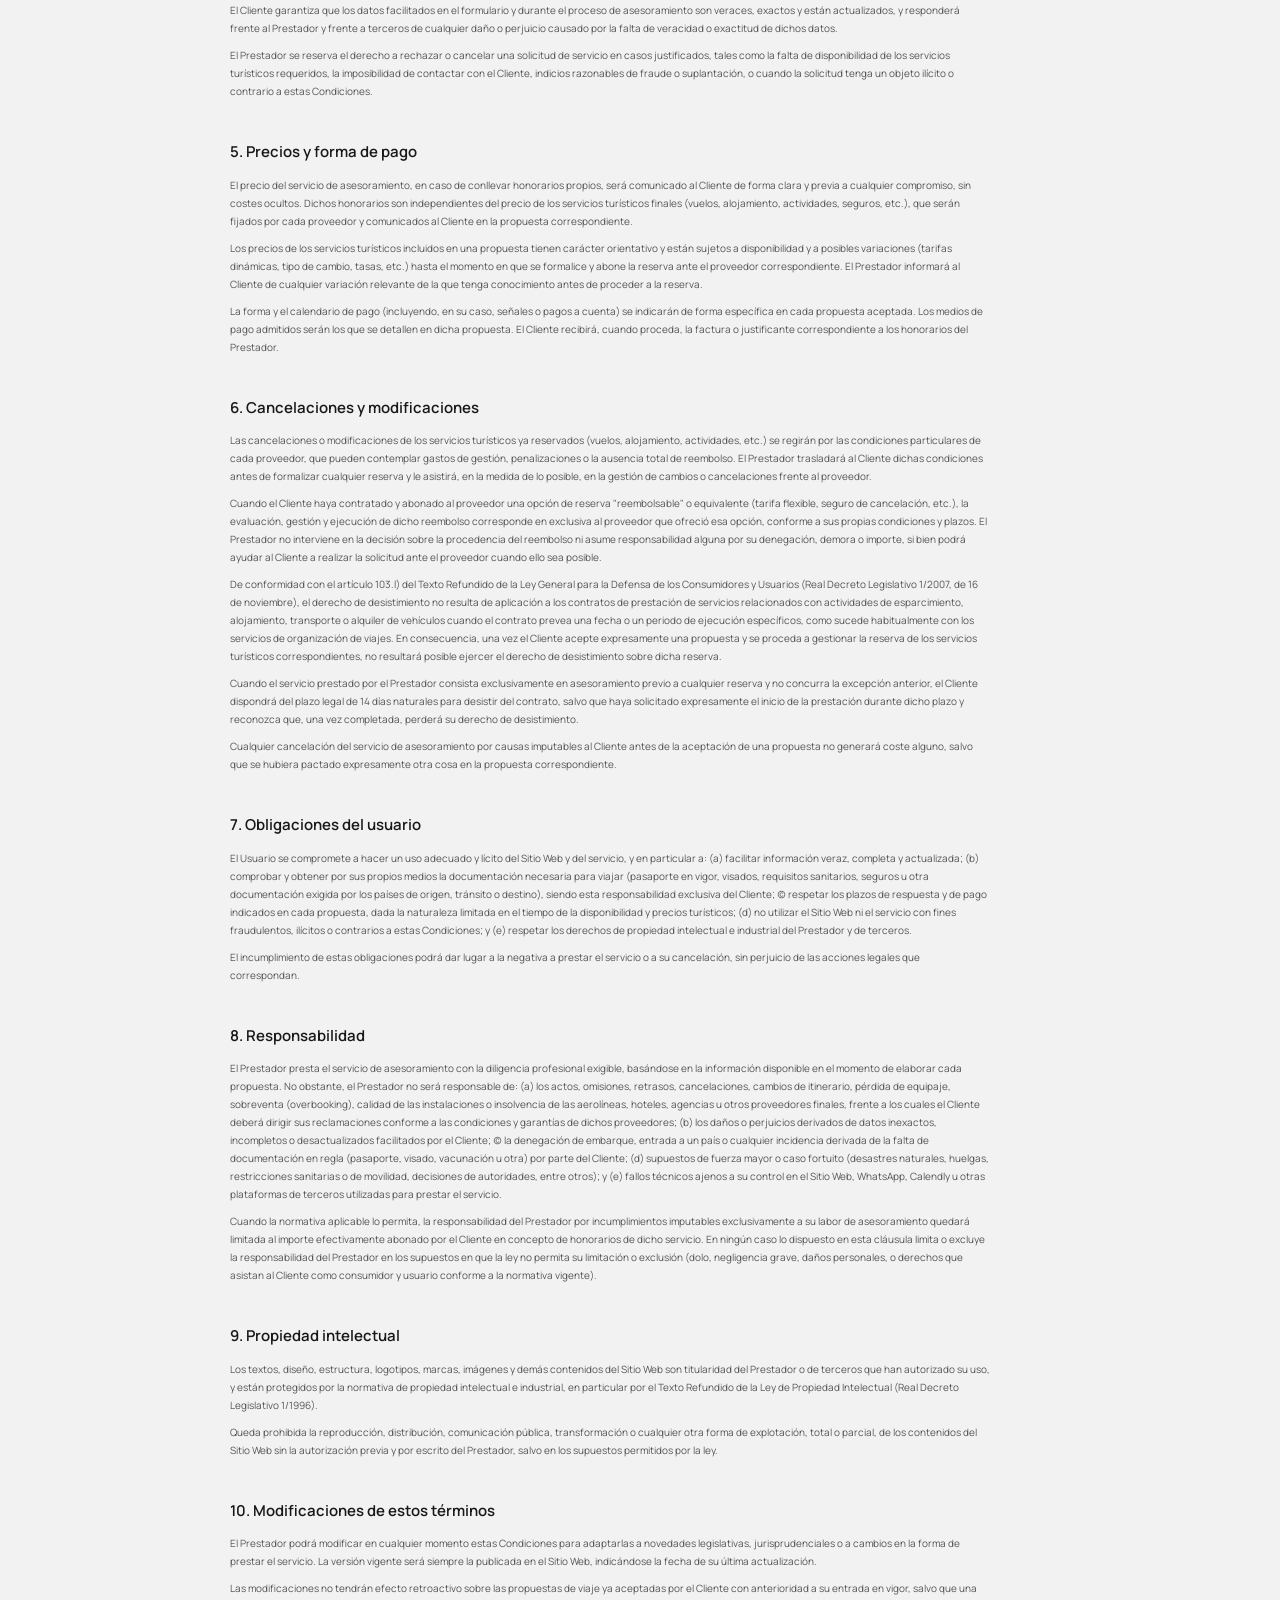
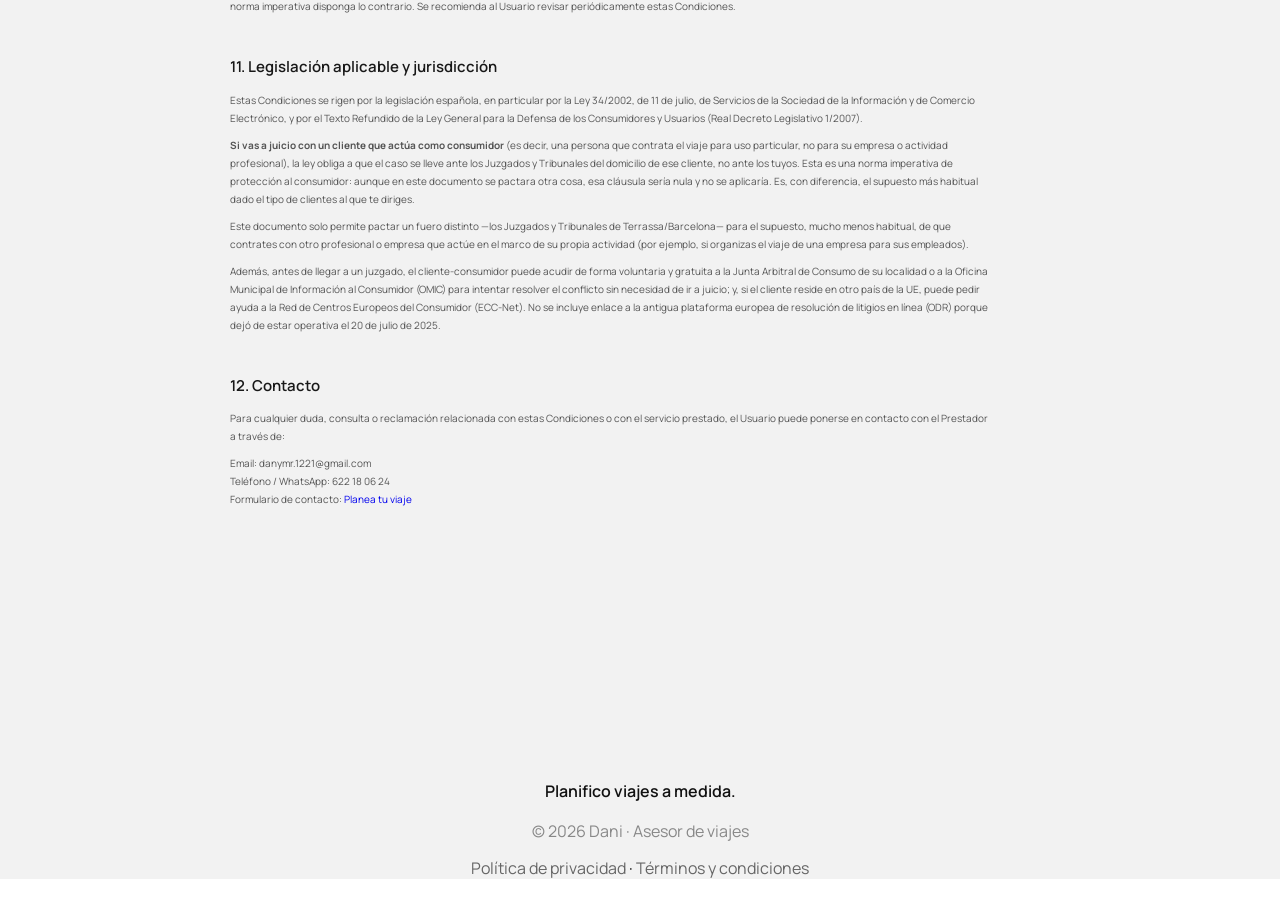
<file: terminos-condiciones.html>
<!DOCTYPE html>
<html lang="es">

<head>
    <meta charset="UTF-8">
    <meta name="viewport" content="width=device-width, initial-scale=1.0">

    <title>Términos y condiciones</title>

    <link rel="stylesheet" href="style.css">
    <link rel="canonical" href="https://hazlo-dev.github.io/dani-web/">
    <link rel="icon" href="icons/icon-192.png">

    <link rel="preconnect" href="https://fonts.googleapis.com">
    <link rel="preconnect" href="https://fonts.gstatic.com" crossorigin>
    <link href="https://fonts.googleapis.com/css2?family=Manrope:wght@300;400;500;600;700;800&display=swap" rel="stylesheet">
</head>

<body>

    <!-- ==================== TÉRMINOS Y CONDICIONES ==================== -->

    <main class="privacy-page">

        <section class="privacy-header">
            <p class="privacy-eyebrow">INFORMACIÓN LEGAL</p>

            <h1>Términos y condiciones</h1>

            <p class="privacy-updated">
                Última actualización: 27 de agosto de 2026
            </p>
        </section>


        <section class="privacy-content">

            <div class="privacy-section">
                <h2>1. Objeto</h2>

                <p>
                    Los presentes Términos y Condiciones (en adelante, las "Condiciones") regulan el acceso y uso
                    del sitio web <strong>https://hazlo-dev.github.io/dani-web/</strong> (en adelante, el "Sitio Web"),
                    así como la prestación de los servicios de asesoramiento y organización personalizada de viajes
                    ofrecidos por Daniel Montaño Ruiz, con NIF/CIF 25374731G (en adelante, "Dani Ruiz" o "el Prestador"),
                    con domicilio a efectos de notificaciones en Terrassa (Barcelona), email de contacto danymr.1221@gmail.com y teléfono
                    622 18 06 24.
                </p>

                <p>
                    Dani Ruiz presta sus servicios en calidad de <strong>agente de viajes / asesor de viajes
                    individual e independiente</strong>. No es una agencia de viajes por cuenta propia, sino un
                    profesional afiliado y respaldado por Archer Travel Service, Inc., agencia de viajes host
                    (incluida su entidad en España, Viajes Archer S.L.
                    Archer Travel Service, Inc. Seller of Travel FL 35395, CST 2001330-10, HI TAR-6612, WA 603352551
                    ), bajo cuya acreditación, red de proveedores y cobertura profesional se
                    tramitan las reservas gestionadas para el Cliente.
                </p>

                <p>
                    El acceso al Sitio Web, la cumplimentación del formulario "Planea tu viaje" y, en general, la
                    solicitud de cualquiera de los servicios ofrecidos por el Prestador atribuyen la condición de
                    "Usuario" o "Cliente" e implican la aceptación plena y sin reservas de todas y cada una de estas
                    Condiciones, así como de la <a href="politica-privacidad.html">Política de privacidad</a>.
                </p>
            </div>


            <div class="privacy-section">
                <h2>2. Aceptación de los términos</h2>

                <p>
                    Estas Condiciones son de aplicación a toda persona que navegue por el Sitio Web, contacte con el
                    Prestador a través de WhatsApp, reserve una llamada mediante Calendly, cumplimente el formulario
                    "Planea tu viaje" o solicite por cualquier otro medio los servicios ofrecidos.
                </p>

                <p>
                    La marcación de la casilla de aceptación incluida en el formulario, así como el hecho de solicitar
                    o contratar los servicios del Prestador por cualquier otro canal, supone el reconocimiento por
                    parte del Usuario de haber leído, entendido y aceptado íntegramente estas Condiciones. Si el
                    Usuario no está de acuerdo con la totalidad o parte de ellas, deberá abstenerse de utilizar el
                    Sitio Web y de solicitar los servicios descritos.
                </p>

                <p>
                    Los servicios ofrecidos están dirigidos a personas mayores de edad (18 años). Si el Usuario es
                    menor de edad, únicamente podrá solicitar los servicios a través de su padre, madre o tutor legal,
                    quien asumirá la responsabilidad derivada de dicha solicitud.
                </p>
            </div>


            <div class="privacy-section">
                <h2>3. Descripción del servicio</h2>

                <p>
                    Dani Ruiz presta un servicio de <strong>asesoramiento y planificación personalizada de viajes</strong>.
                    A partir de la información facilitada por el Cliente (a través del formulario "Planea tu viaje",
                    WhatsApp, llamada u otro canal), el Prestador compara alternativas y elabora una o varias
                    propuestas de viaje adaptadas al destino, fechas, presupuesto y preferencias indicadas.
                </p>

                <p>
                    El Sitio Web tiene carácter meramente informativo y de captación de solicitudes: no constituye una
                    tienda ni un canal de venta online, no permite la contratación o el pago inmediato de servicios
                    turísticos y no genera, por sí mismo, ningún compromiso de reserva. La propuesta enviada al Cliente
                    no será vinculante hasta que este la acepte expresamente.
                </p>

                <p>
                    Dani Ruiz <strong>no es una agencia de viajes</strong>, sino un agente/asesor de viajes
                    individual e independiente que presta sus servicios afiliado y respaldado por Archer Travel
                    Service, Inc. (incluida su entidad en España, Viajes Archer S.L.
                    Archer Travel Service, Inc. Seller of Travel FL 35395, CST 2001330-10, HI TAR-6612, WA 603352551), agencia de viajes host que aporta la acreditación, la
                    red de proveedores y la cobertura profesional bajo la que se gestionan las reservas. El contrato
                    de prestación de cada servicio turístico (vuelo, alojamiento, actividad, seguro de viaje, etc.)
                    se perfecciona directamente entre el Cliente y el proveedor final correspondiente (aerolínea,
                    hotel, operador turístico, compañía aseguradora, o la propia agencia host cuando intermedie en
                    la reserva), quien tiene la condición de prestador del servicio y queda sujeto a sus propias
                    condiciones generales, política de precios, de cancelación y, en su caso, a las garantías legales
                    de protección frente a la insolvencia que le sean aplicables.
                </p>

                <p>
                    Una vez el Cliente acepta expresamente una propuesta, Dani Ruiz podrá encargarse de formalizar la
                    reserva correspondiente en nombre y por cuenta del Cliente, bien remitiéndole el enlace de pago
                    facilitado por el proveedor para que el propio Cliente abone el importe directamente, bien
                    solicitándole los datos del método de pago que desee utilizar (tarjeta u otro medio admitido por
                    el proveedor) con el fin de introducirlos y completar la reserva siguiendo sus instrucciones. En
                    ambos casos, Dani Ruiz actúa como mandatario del Cliente, y el importe abonado se destina
                    directamente al proveedor del servicio turístico; el Prestador no recibe ni retiene dichos fondos
                    en su propia cuenta, salvo que en la propuesta se hubiera pactado expresamente el cobro de unos
                    honorarios propios por su labor de asesoramiento, en cuyo caso el importe de dichos honorarios sí
                    podrá abonarse al Prestador de forma independiente al precio del servicio turístico.
                </p>

                <p>
                    Los datos del método de pago que el Cliente facilite al Prestador se utilizarán única y
                    exclusivamente para completar la reserva solicitada. Una vez realizado el pago correspondiente,
                    dichos datos serán <strong>eliminados siempre, de forma íntegra e inmediata</strong>, sin que el
                    Prestador conserve ni almacene copia, registro o constancia alguna de ellos. Con el fin de
                    reforzar esta garantía, se recomienda al Cliente facilitar estos datos preferiblemente mediante
                    llamada telefónica, fotografía o mensaje de texto, de forma que sea el propio Cliente quien,
                    posteriormente, elimine dicha comunicación por su cuenta, evitando así que el Prestador llegue a
                    guardarlos en ningún momento. Este tratamiento se realiza conforme a lo indicado en la
                    <a href="politica-privacidad.html">Política de privacidad</a>.
                </p>

                <p>
                    Cuando una misma propuesta combine dos o más servicios de viaje de distinto tipo (por ejemplo,
                    transporte y alojamiento) bajo un precio global que el Cliente acepte en un único proceso de
                    contratación, dicha combinación podrá quedar sujeta al régimen de viajes combinados o de
                    servicios de viaje vinculados previsto en el Real Decreto-ley 23/2018, de 21 de diciembre, que
                    establece obligaciones adicionales de información precontractual y de protección frente a la
                    insolvencia a cargo de quien organice o facilite dicha combinación. El Prestador informará al
                    Cliente, en cada caso, del régimen aplicable a su propuesta.
                </p>

                <p>
                    Se recomienda encarecidamente al Cliente contratar un seguro de viaje y de cancelación adecuado a
                    las características de su desplazamiento.
                </p>
            </div>


            <div class="privacy-section">
                <h2>4. Condiciones de contratación</h2>

                <p>
                    El proceso habitual de contratación del servicio de asesoramiento es el siguiente: (i) el Cliente
                    contacta con el Prestador a través de alguno de los canales habilitados en el Sitio Web; (ii) el
                    Prestador recaba la información necesaria sobre el viaje deseado; (iii) el Prestador elabora y
                    remite una propuesta personalizada, indicando destino, fechas orientativas, servicios incluidos y
                    precio; (iv) el Cliente acepta expresamente la propuesta (por escrito, WhatsApp, email o cualquier
                    medio que permita acreditar dicha aceptación); y (v) el Prestador procede a formalizar la reserva
                    con el proveedor final conforme a lo descrito en el apartado 3, remitiendo el enlace de pago del
                    proveedor o solicitando al Cliente los datos de pago necesarios para completarla en su nombre.
                </p>

                <p>
                    El Cliente garantiza que los datos facilitados en el formulario y durante el proceso de
                    asesoramiento son veraces, exactos y están actualizados, y responderá frente al Prestador y frente
                    a terceros de cualquier daño o perjuicio causado por la falta de veracidad o exactitud de dichos
                    datos.
                </p>

                <p>
                    El Prestador se reserva el derecho a rechazar o cancelar una solicitud de servicio en casos
                    justificados, tales como la falta de disponibilidad de los servicios turísticos requeridos, la
                    imposibilidad de contactar con el Cliente, indicios razonables de fraude o suplantación, o cuando
                    la solicitud tenga un objeto ilícito o contrario a estas Condiciones.
                </p>
            </div>


            <div class="privacy-section">
                <h2>5. Precios y forma de pago</h2>

                <p>
                    El precio del servicio de asesoramiento, en caso de conllevar honorarios propios, será comunicado
                    al Cliente de forma clara y previa a cualquier compromiso, sin costes ocultos. Dichos honorarios
                    son independientes del precio de los servicios turísticos finales (vuelos, alojamiento,
                    actividades, seguros, etc.), que serán fijados por cada proveedor y comunicados al Cliente en la
                    propuesta correspondiente.
                </p>

                <p>
                    Los precios de los servicios turísticos incluidos en una propuesta tienen carácter orientativo y
                    están sujetos a disponibilidad y a posibles variaciones (tarifas dinámicas, tipo de cambio,
                    tasas, etc.) hasta el momento en que se formalice y abone la reserva ante el proveedor
                    correspondiente. El Prestador informará al Cliente de cualquier variación relevante de la que
                    tenga conocimiento antes de proceder a la reserva.
                </p>

                <p>
                    La forma y el calendario de pago (incluyendo, en su caso, señales o pagos a cuenta) se indicarán
                    de forma específica en cada propuesta aceptada. Los medios de pago admitidos serán los que se
                    detallen en dicha propuesta. El Cliente recibirá, cuando proceda, la factura o justificante
                    correspondiente a los honorarios del Prestador.
                </p>
            </div>


            <div class="privacy-section">
                <h2>6. Cancelaciones y modificaciones</h2>

                <p>
                    Las cancelaciones o modificaciones de los servicios turísticos ya reservados (vuelos, alojamiento,
                    actividades, etc.) se regirán por las condiciones particulares de cada proveedor, que pueden
                    contemplar gastos de gestión, penalizaciones o la ausencia total de reembolso. El Prestador
                    trasladará al Cliente dichas condiciones antes de formalizar cualquier reserva y le asistirá, en
                    la medida de lo posible, en la gestión de cambios o cancelaciones frente al proveedor.
                </p>

                <p>
                    Cuando el Cliente haya contratado y abonado al proveedor una opción de reserva "reembolsable" o
                    equivalente (tarifa flexible, seguro de cancelación, etc.), la evaluación, gestión y ejecución de
                    dicho reembolso corresponde en exclusiva al proveedor que ofreció esa opción, conforme a sus
                    propias condiciones y plazos. El Prestador no interviene en la decisión sobre la procedencia del
                    reembolso ni asume responsabilidad alguna por su denegación, demora o importe, si bien podrá
                    ayudar al Cliente a realizar la solicitud ante el proveedor cuando ello sea posible.
                </p>

                <p>
                    De conformidad con el artículo 103.l) del Texto Refundido de la Ley General para la Defensa de
                    los Consumidores y Usuarios (Real Decreto Legislativo 1/2007, de 16 de noviembre), el derecho de
                    desistimiento no resulta de aplicación a los contratos de prestación de servicios relacionados
                    con actividades de esparcimiento, alojamiento, transporte o alquiler de vehículos cuando el
                    contrato prevea una fecha o un periodo de ejecución específicos, como sucede habitualmente con los
                    servicios de organización de viajes. En consecuencia, una vez el Cliente acepte expresamente una
                    propuesta y se proceda a gestionar la reserva de los servicios turísticos correspondientes, no
                    resultará posible ejercer el derecho de desistimiento sobre dicha reserva.
                </p>

                <p>
                    Cuando el servicio prestado por el Prestador consista exclusivamente en asesoramiento previo a
                    cualquier reserva y no concurra la excepción anterior, el Cliente dispondrá del plazo legal de 14
                    días naturales para desistir del contrato, salvo que haya solicitado expresamente el inicio de la
                    prestación durante dicho plazo y reconozca que, una vez completada, perderá su derecho de
                    desistimiento.
                </p>

                <p>
                    Cualquier cancelación del servicio de asesoramiento por causas imputables al Cliente antes de la
                    aceptación de una propuesta no generará coste alguno, salvo que se hubiera pactado expresamente
                    otra cosa en la propuesta correspondiente.
                </p>
            </div>


            <div class="privacy-section">
                <h2>7. Obligaciones del usuario</h2>

                <p>
                    El Usuario se compromete a hacer un uso adecuado y lícito del Sitio Web y del servicio, y en
                    particular a: (a) facilitar información veraz, completa y actualizada; (b) comprobar y obtener
                    por sus propios medios la documentación necesaria para viajar (pasaporte en vigor, visados,
                    requisitos sanitarios, seguros u otra documentación exigida por los países de origen, tránsito o
                    destino), siendo esta responsabilidad exclusiva del Cliente; (c) respetar los plazos de respuesta
                    y de pago indicados en cada propuesta, dada la naturaleza limitada en el tiempo de la
                    disponibilidad y precios turísticos; (d) no utilizar el Sitio Web ni el servicio con fines
                    fraudulentos, ilícitos o contrarios a estas Condiciones; y (e) respetar los derechos de propiedad
                    intelectual e industrial del Prestador y de terceros.
                </p>

                <p>
                    El incumplimiento de estas obligaciones podrá dar lugar a la negativa a prestar el servicio o a
                    su cancelación, sin perjuicio de las acciones legales que correspondan.
                </p>
            </div>


            <div class="privacy-section">
                <h2>8. Responsabilidad</h2>

                <p>
                    El Prestador presta el servicio de asesoramiento con la diligencia profesional exigible,
                    basándose en la información disponible en el momento de elaborar cada propuesta. No obstante, el
                    Prestador no será responsable de: (a) los actos, omisiones, retrasos, cancelaciones, cambios de
                    itinerario, pérdida de equipaje, sobreventa (overbooking), calidad de las instalaciones o
                    insolvencia de las aerolíneas, hoteles, agencias u otros proveedores finales, frente a los cuales
                    el Cliente deberá dirigir sus reclamaciones conforme a las condiciones y garantías de dichos
                    proveedores; (b) los daños o perjuicios derivados de datos inexactos, incompletos o
                    desactualizados facilitados por el Cliente; (c) la denegación de embarque, entrada a un país o
                    cualquier incidencia derivada de la falta de documentación en regla (pasaporte, visado,
                    vacunación u otra) por parte del Cliente; (d) supuestos de fuerza mayor o caso fortuito (desastres
                    naturales, huelgas, restricciones sanitarias o de movilidad, decisiones de autoridades, entre
                    otros); y (e) fallos técnicos ajenos a su control en el Sitio Web, WhatsApp, Calendly u otras
                    plataformas de terceros utilizadas para prestar el servicio.
                </p>

                <p>
                    Cuando la normativa aplicable lo permita, la responsabilidad del Prestador por incumplimientos
                    imputables exclusivamente a su labor de asesoramiento quedará limitada al importe efectivamente
                    abonado por el Cliente en concepto de honorarios de dicho servicio. En ningún caso lo dispuesto en
                    esta cláusula limita o excluye la responsabilidad del Prestador en los supuestos en que la ley no
                    permita su limitación o exclusión (dolo, negligencia grave, daños personales, o derechos que
                    asistan al Cliente como consumidor y usuario conforme a la normativa vigente).
                </p>
            </div>


            <div class="privacy-section">
                <h2>9. Propiedad intelectual</h2>

                <p>
                    Los textos, diseño, estructura, logotipos, marcas, imágenes y demás contenidos del Sitio Web son
                    titularidad del Prestador o de terceros que han autorizado su uso, y están protegidos por la
                    normativa de propiedad intelectual e industrial, en particular por el Texto Refundido de la Ley
                    de Propiedad Intelectual (Real Decreto Legislativo 1/1996).
                </p>

                <p>
                    Queda prohibida la reproducción, distribución, comunicación pública, transformación o cualquier
                    otra forma de explotación, total o parcial, de los contenidos del Sitio Web sin la autorización
                    previa y por escrito del Prestador, salvo en los supuestos permitidos por la ley.
                </p>
            </div>


            <div class="privacy-section">
                <h2>10. Modificaciones de estos términos</h2>

                <p>
                    El Prestador podrá modificar en cualquier momento estas Condiciones para adaptarlas a novedades
                    legislativas, jurisprudenciales o a cambios en la forma de prestar el servicio. La versión
                    vigente será siempre la publicada en el Sitio Web, indicándose la fecha de su última
                    actualización.
                </p>

                <p>
                    Las modificaciones no tendrán efecto retroactivo sobre las propuestas de viaje ya aceptadas por el
                    Cliente con anterioridad a su entrada en vigor, salvo que una norma imperativa disponga lo
                    contrario. Se recomienda al Usuario revisar periódicamente estas Condiciones.
                </p>
            </div>


            <div class="privacy-section">
                <h2>11. Legislación aplicable y jurisdicción</h2>

                <p>
                    Estas Condiciones se rigen por la legislación española, en particular por la Ley 34/2002, de 11
                    de julio, de Servicios de la Sociedad de la Información y de Comercio Electrónico, y por el Texto
                    Refundido de la Ley General para la Defensa de los Consumidores y Usuarios (Real Decreto
                    Legislativo 1/2007).
                </p>

                <p>
                    <strong>Si vas a juicio con un cliente que actúa como consumidor</strong> (es decir, una persona
                    que contrata el viaje para uso particular, no para su empresa o actividad profesional), la ley
                    obliga a que el caso se lleve ante los Juzgados y Tribunales del domicilio de ese cliente, no ante
                    los tuyos. Esta es una norma imperativa de protección al consumidor: aunque en este documento se
                    pactara otra cosa, esa cláusula sería nula y no se aplicaría. Es, con diferencia, el supuesto más
                    habitual dado el tipo de clientes al que te diriges.
                </p>

                <p>
                    Este documento solo permite pactar un fuero distinto —los Juzgados y Tribunales de
                    Terrassa/Barcelona— para el supuesto, mucho menos habitual, de que contrates con otro
                    profesional o empresa que actúe en el marco de su propia actividad (por ejemplo, si organizas el
                    viaje de una empresa para sus empleados). 
                </p>

                <p>
                    Además, antes de llegar a un juzgado, el cliente-consumidor puede acudir de forma voluntaria y
                    gratuita a la Junta Arbitral de Consumo de su localidad o a la Oficina Municipal de Información al
                    Consumidor (OMIC) para intentar resolver el conflicto sin necesidad de ir a juicio; y, si el
                    cliente reside en otro país de la UE, puede pedir ayuda a la Red de Centros Europeos del
                    Consumidor (ECC-Net). No se incluye enlace a la antigua plataforma europea de resolución de
                    litigios en línea (ODR) porque dejó de estar operativa el 20 de julio de 2025.
                </p>
            </div>


            <div class="privacy-section">
                <h2>12. Contacto</h2>

                <p>
                    Para cualquier duda, consulta o reclamación relacionada con estas Condiciones o con el servicio
                    prestado, el Usuario puede ponerse en contacto con el Prestador a través de:
                </p>

                <p>
                    Email: danymr.1221@gmail.com<br>
                    Teléfono / WhatsApp: 622 18 06 24<br>
                    Formulario de contacto: <a href="planea_tu_viaje.html">Planea tu viaje</a>
                </p>
            </div>

        </section>

    </main>


    <!-- ==================== FOOTER ==================== -->

    <footer class="footer">

        <p class="footer-title">
            Planifico viajes a medida.
        </p>

        <p class="footer-copy">
            © 2026 Dani · Asesor de viajes
        </p>

        <a href="politica-privacidad.html">Política de privacidad</a> · <a href="terminos-condiciones.html">Términos y condiciones</a>

    </footer>

</body>

</html>
</file>
<file: style.css>
* {
    margin: 0;
    padding: 0;
    box-sizing: border-box;
}

html {
    scroll-behavior: smooth;
    background: #ffffff;
}

body {
    font-family: "Manrope", sans-serif;
    background: #f2f2f2;
    color: #111111;

    padding-left: clamp(20px, 5vw, 70px);
    padding-right: clamp(20px, 5vw, 70px);

    padding-top: env(safe-area-inset-top);
    padding-bottom: env(safe-area-inset-bottom);

    opacity: 0;
    animation: fadeIn .8s ease forwards;
}

.container {
    width: min(92%, 850px);
    margin: auto;
    min-height: 100vh;

    display: flex;
    flex-direction: column;
    align-items: center;

    text-align: center;

    padding: 120px 0 80px 0;
    gap: 90px;
}


/* =========================================
   HERO
   ========================================= */

.hero {
    display: flex;
    flex-direction: column;
    gap: 30px;
}

.phrase {
    max-width: 700px;
    margin: auto;

    font-size: 2.1rem;
    line-height: 1.45;
    font-weight: 700;
    letter-spacing: -0.5px;
}

h1 {
    font-size: 4rem;
    font-weight: 800;
    line-height: 1;
    letter-spacing: 0.02em;
}

.subtitle {
    font-size: .95rem;
    color: #8f8f8f;
    letter-spacing: 3px;
    text-transform: uppercase;
    font-weight: 500;
}

.hero p {
    font-size: clamp(1.05rem, 2vw, 1.25rem);
    line-height: 1.75;
}

/* =========================================
   EXPLICACIÓN DE LOS BOTONES
   ========================================= */

.button-group {
    width: 100%;
    display: flex;
    flex-direction: column;
    align-items: center;
}

.button-group .button {
    width: 100%;
    max-width: none;
    align-self: stretch;
}

.button-hint {
    display: flex;
    flex-direction: column;
    align-items: center;
    justify-content: center;

    width: 100%;

    margin-bottom: 8px;

    color: #777;
    font-size: .82rem;
    line-height: 1.4;
    font-weight: 500;

    text-align: center;
}

.button-arrow {
    display: block;

    margin-top: 3px;

    font-size: 1rem;
    line-height: 1;

    color: #999;
}


/* =========================================
   BOTONES
   ========================================= */

.buttons {
    width: 100%;
    display: flex;
    flex-direction: column;

    gap: 18px;

    width: 100%;
    max-width: 700px;
    margin: auto;
}

.button {
    min-height: 56px;

    padding: 16px 28px 0;

    border-radius: 18px;

    font-weight: 600;
    font-size: 1rem;

    margin-right: 10px;

    transition:
        transform .3s cubic-bezier(.22, 1, .36, 1),
        box-shadow .3s cubic-bezier(.22, 1, .36, 1),
        background .3s ease,
        border-color .3s ease;

    -webkit-tap-highlight-color: transparent;
    touch-action: manipulation;

    text-decoration: none;
    display: inline-flex;

    align-items: center;
    justify-content: center;

    vertical-align: middle;

    gap: 10px;

    user-select: none;
    -webkit-user-select: none;
    -webkit-touch-callout: none;
}

.button,
.button:link,
.button:visited,
.button:hover,
.button:active,
.button:focus {
    text-decoration: none !important;
    border-bottom: none !important;
}

.button i {
    margin-right: 0;
    flex-shrink: 0;
    transition: transform .35s ease;
}

.button:hover {
    transform: translateY(-3px) scale(1.02);
    box-shadow: 0 10px 25px rgba(0, 0, 0, .08);
}

.button:hover i {
    transform: rotate(-8deg) scale(1.08);
}

.button:active {
    transform: translateY(-1px) scale(.985);
}


/* =========================================
   BOTÓN PRINCIPAL
   ========================================= */

.primary {
    background: #111;
    color: white;

    font-weight: 700;
    font-size: 1.05rem;

    padding: 20px 0;
    border-radius: 16px;

    position: relative;
    overflow: hidden;
    isolation: isolate;

    transition: .35s cubic-bezier(.22, 1, .36, 1);
}

.primary::before {
    content: "";

    position: absolute;

    top: 0;
    left: -130%;

    width: 25%;
    height: 100%;

    background: linear-gradient(
        110deg,
        transparent,
        rgba(255, 255, 255, .8),
        transparent
    );

    transform: skewX(-25deg);

    animation: shine 1.2s ease 4.2s forwards;

    z-index: 1;
    pointer-events: none;
}


/* =========================================
   BOTONES SECUNDARIOS
   ========================================= */

.secondary {
    border: 1px solid #e5e5e5;
    color: #222;
    background: white;

    transition:
        background .35s,
        transform .35s,
        border-color .35s;
}

.secondary:hover {
    background: #f8f8f8;
    transform: translateY(-2px);
}


/* =========================================
   BENEFICIOS
   ========================================= */

.benefits {
    margin-top: 90px;
}

.benefits h2 {
    font-size: 2rem;
    font-weight: 700;

    text-align: center;

    margin-bottom: 50px;
}

.benefits ul {
    list-style: none;

    display: flex;
    flex-direction: column;

    gap: 16px;
}

.benefits li {
    color: #555;
}

.benefits-grid {
    display: flex;
    flex-direction: column;

    gap: 28px;
}

.benefit-card {
    background: white;

    border: 1px solid #e9e9e9;
    border-radius: 26px;

    padding: 35px 40px;

    transition: .35s;

    backdrop-filter: blur(16px);
    box-sizing: border-box;
}

.benefit-card:hover {
    transform: translateY(-8px);
    box-shadow: 0 18px 40px rgba(0, 0, 0, .08);
}

.benefit-card i {
    font-size: 2rem;
    color: #111;

    margin-bottom: 18px;
}

.benefit-card h3 {
    font-size: 1.2rem;
    margin-bottom: 12px;
}

.benefit-card p {
    width: 100%;
    max-width: 100%;

    margin-left: auto;
    margin-right: auto;

    overflow-wrap: break-word;
    word-wrap: break-word;
    white-space: normal;

    color: #666;

    font-size: 1rem;
    line-height: 1.6;
}


/* =========================================
   RESEÑAS
   ========================================= */

.review-request h2,
.reviews h2 {
    font-size: 2rem;
    font-weight: 700;

    margin-bottom: 28px;
}

.review-request p {
    max-width: 700px;
    margin: auto;

    line-height: 1.8;
    color: #666;
}

.stars {
    display: flex;
    justify-content: center;

    gap: 8px;

    margin: 30px 0 42px;
}

.review-request .button,
.reviews .button {
    margin-top: 8px;
}


/* =========================================
   ANIMACIONES
   ========================================= */

@keyframes fadeIn {
    from {
        opacity: 0;
    }

    to {
        opacity: 1;
    }
}

@keyframes reveal {
    from {
        opacity: 0;
        transform: translateY(40px);
        filter: blur(8px);
    }

    to {
        opacity: 1;
        transform: translateY(0);
        filter: blur(0);
    }
}

.hidden {
    opacity: 0;
    transform: translateY(25px);
    filter: blur(10px);
}

.show {
    animation: reveal .55s cubic-bezier(.22, 1, .36, 1) forwards;
}

@keyframes shine {
    from {
        left: -130%;
    }

    to {
        left: 160%;
    }
}


/* =========================================
   DELAYS
   ========================================= */

.delay0 {
    animation-delay: .3s;
}

.delay1 {
    animation-delay: 1.2s;
}

.delay2 {
    animation-delay: 2.2s;
}

.delay3 {
    animation-delay: 2.8s;
}

.delay4 {
    animation-delay: 3.9s;
}

.delay5 {
    animation-delay: 4.3s;
}

.delay6 {
    animation-delay: 4.6s;
}

.delay7 {
    animation-delay: 5.4s;
}

.delay8 {
    animation-delay: 6s;
}


/* =========================================
   SCROLLBAR
   ========================================= */

::-webkit-scrollbar {
    width: 10px;
}

::-webkit-scrollbar-track {
    background: #111;
}

::-webkit-scrollbar-thumb {
    background: #4b4b4b;
    border-radius: 20px;
}

::-webkit-scrollbar-thumb:hover {
    background: #8d8d8d;
}


/* =========================================
   PROCESO
   ========================================= */

.process {
    margin-top: 120px;
    text-align: center;
}

.process h2 {
    font-size: 2rem;
    margin-bottom: 18px;
}

.process-subtitle {
    max-width: 700px;
    margin: auto;

    color: #666;
    line-height: 1.8;
}

.process-timeline {
    display: flex;
    flex-direction: column;
    align-items: center;
}

.process-step {
    max-width: 700px;
    margin: auto;

    pointer-events: none;
}

.process-icon {
    width: 70px;
    height: 70px;

    margin: auto;

    display: flex;
    justify-content: center;
    align-items: center;

    border-radius: 50%;
    border: 1px solid #e5e5e5;

    font-size: 1.6rem;

    margin-bottom: 25px;

    transition: .3s;

    pointer-events: auto;
}

.process-step:hover .process-icon,
.process-icon:hover {
    background: #111;
    color: white;

    transform: scale(1.08);

    box-shadow: 0 12px 30px rgba(0, 0, 0, .08);
}

.process-step h3 {
    margin-bottom: 15px;
}

.process-step p {
    color: #666;
    line-height: 1.8;
}

.timeline-line {
    width: 2px;
    height: 60px;

    background: #e4e4e4;

    margin: 25px auto;
}


/* =========================================
   FOOTER
   ========================================= */

.footer {
    margin-top: 130px;
    margin-bottom: 40px;

    text-align: center;
}

.footer-title {
    font-weight: 600;
    margin-bottom: 18px;
}

.footer-copy {
    color: #888;
    margin-bottom: 15px;
}

.footer a {
    color: #666;
    text-decoration: none;
    transition: .3s;
}

.footer a:hover {
    color: #111;
}


/* =========================================
   GENERAL
   ========================================= */

section h2 {
    font-size: clamp(1.8rem, 4vw, 2.3rem);
}

.disabled-section {
    display: none;
}

img {
    max-width: 100%;
    display: block;
}

a,
a:link,
a:visited,
a:hover,
a:active,
a:focus {
    text-decoration: none !important;
}

::selection {
    background: #111111;
    color: #ffffff;
}

::-moz-selection {
    background: #111111;
    color: #ffffff;
}

* {
    -webkit-tap-highlight-color: transparent;
}


/* =========================================
   RESPONSIVE
   ========================================= */

@media (max-width: 768px) {

    .container {
        padding-top: max(60px, env(safe-area-inset-top));
        padding-left: 24px;
        padding-right: 24px;
    }

    h1 {
        font-size: clamp(2.4rem, 6vw, 3.4rem);
        line-height: 1.08;
    }

    .phrase {
        font-size: 1.85rem;
        line-height: 1.35;
    }

    .buttons {
        max-width: 100%;
    }

    .button {
        padding: 22px 0;
        border-radius: 18px;
    }
}

@media (max-width: 480px) {

    .buttons {
        gap: 14px;
    }

    .button {
        width: 100%;
    }

    .benefit-card {
        padding: 28px;
    }
}

@media (min-width: 769px) {
    .hero {
        padding-top: 40px;
    }
}


/* ============================================================
   POLÍTICA DE PRIVACIDAD
   ============================================================ */

.privacy-page {
    width: 100%;
    max-width: 900px;
    margin: 0 auto;
    padding: 140px 40px 100px;
}

.privacy-header {
    margin-bottom: 55px;
}

.privacy-eyebrow {
    margin: 0 0 12px;
    font-family: inherit;
    font-size: 9px;
    font-weight: 600;
    letter-spacing: 0.12em;
    text-transform: uppercase;
    color: #777777;
}

.privacy-header h1 {
    margin: 0;
    font-family: inherit;
    font-size: clamp(32px, 5vw, 52px);
    font-weight: 500;
    line-height: 1.1;
    color: #181818;
}

.privacy-updated {
    margin: 16px 0 0;
    font-size: 9px;
    color: #999999;
}

.privacy-content {
    width: 100%;
    max-width: 760px;
}

.privacy-section {
    margin-bottom: 42px;
}

.privacy-section h2 {
    margin: 0 0 14px;
    font-size: 15px;
    font-weight: 600;
    line-height: 1.3;
    color: #181818;
}

.privacy-section p {
    margin: 0 0 9px;
    font-size: 10px;
    font-weight: 400;
    line-height: 1.8;
    color: #555555;
}

.privacy-section p:last-child {
    margin-bottom: 0;
}


/* ============================================================
   POLÍTICA DE PRIVACIDAD · RESPONSIVE
   ============================================================ */

@media (max-width: 768px) {

    .privacy-page {
        padding: 110px 24px 70px;
    }

    .privacy-header {
        margin-bottom: 42px;
    }

    .privacy-header h1 {
        font-size: 34px;
    }

    .privacy-content {
        max-width: 100%;
    }

    .privacy-section {
        margin-bottom: 34px;
    }

    .privacy-section h2 {
        font-size: 14px;
    }

    .privacy-section p {
        font-size: 10px;
        line-height: 1.75;
    }

}


/* ============================================================
   POLÍTICA DE PRIVACIDAD · MÓVIL PEQUEÑO
   ============================================================ */

@media (max-width: 480px) {

    .privacy-page {
        padding: 90px 20px 60px;
    }

    .privacy-header h1 {
        font-size: 30px;
    }

    .privacy-section {
        margin-bottom: 30px;
    }

}

/* ============================================================
   FORMULARIO · PLANEA TU VIAJE
   ============================================================ */

.travel-form-page {
    width: 100%;
    max-width: 900px;
    margin: 0 auto;
    padding: 140px 40px 100px;
}

.travel-form-section {
    width: 100%;
}

.travel-form-section[hidden] {
    display: none !important;
}


/* ============================================================
   FORMULARIO · CABECERA
   ============================================================ */

.travel-form-header {
    width: 100%;
    max-width: 700px;
    margin-bottom: 55px;
}

.travel-form-eyebrow {
    margin: 0 0 12px;
    font-family: inherit;
    font-size: 9px;
    font-weight: 600;
    letter-spacing: 0.12em;
    text-transform: uppercase;
    color: #777777;
}

.travel-form-header h1,
.travel-form-header h2 {
    margin: 0;
    font-family: inherit;
    font-size: clamp(32px, 5vw, 50px);
    font-weight: 500;
    line-height: 1.1;
    color: #181818;
}

.travel-form-intro {
    max-width: 600px;
    margin: 17px 0 0;
    font-size: 10px;
    font-weight: 400;
    line-height: 1.8;
    color: #666666;
}


/* ============================================================
   FORMULARIO · ESTRUCTURA
   ============================================================ */

.travel-form {
    width: 100%;
    max-width: 760px;
}

.travel-form-field {
    margin-bottom: 34px;
}

.travel-form-field > label {
    display: block;
    margin-bottom: 10px;
    font-size: 8px;
    font-weight: 600;
    letter-spacing: 0.08em;
    text-transform: uppercase;
    color: #777777;
}

.travel-form-row {
    display: grid;
    grid-template-columns: repeat(2, minmax(0, 1fr));
    gap: 24px;
}


/* ============================================================
   FORMULARIO · INPUTS
   ============================================================ */

.travel-form input[type="text"],
.travel-form input[type="email"],
.travel-form input[type="tel"],
.travel-form input[type="number"],
.travel-form input[type="date"],
.travel-form textarea {
    display: block;
    width: 100%;
    box-sizing: border-box;
    padding: 13px 0;
    border: 0;
    border-bottom: 1px solid #d9d9d6;
    border-radius: 0;
    outline: none;
    background: transparent;
    font-family: inherit;
    font-size: 11px;
    font-weight: 400;
    line-height: 1.5;
    color: #181818;
    transition: border-color 0.2s ease;
}

.travel-form textarea {
    min-height: 90px;
    resize: vertical;
}

.travel-form input::placeholder,
.travel-form textarea::placeholder {
    color: #aaaaaa;
}

.travel-form input:focus,
.travel-form textarea:focus {
    border-bottom-color: #181818;
}


/* ============================================================
   FORMULARIO · OPCIONES
   ============================================================ */

.travel-form-options {
    display: flex;
    flex-wrap: wrap;
    gap: 10px;
}

.travel-form-option {
    display: inline-flex;
    align-items: center;
    gap: 8px;
    cursor: pointer;
    font-size: 10px;
    font-weight: 400;
    line-height: 1.4;
    color: #555555;
}

.travel-form-option input {
    width: 13px;
    height: 13px;
    margin: 0;
    accent-color: #181818;
    cursor: pointer;
}

.travel-form-option span {
    display: inline-block;
}


/* ============================================================
   FORMULARIO · NAVEGACIÓN
   ============================================================ */

.travel-form-navigation {
    display: flex;
    align-items: center;
    justify-content: space-between;
    gap: 20px;
    margin-top: 55px;
}

.travel-form-navigation button {
    min-height: 42px;
    padding: 0 24px;
    border-radius: 0;
    font-family: inherit;
    font-size: 9px;
    font-weight: 600;
    letter-spacing: 0.06em;
    text-transform: uppercase;
    cursor: pointer;
    transition:
        background-color 0.2s ease,
        color 0.2s ease,
        border-color 0.2s ease,
        transform 0.2s ease;
}

.travel-form-back {
    border: 1px solid #d9d9d6;
    background: transparent;
    color: #555555;
}

.travel-form-back:hover {
    border-color: #181818;
    color: #181818;
}

.travel-form-next,
.travel-form-submit {
    margin-left: auto;
    border: 1px solid #181818;
    background: #181818;
    color: #ffffff;
}

.travel-form-next:hover,
.travel-form-submit:hover {
    background: #333333;
    border-color: #333333;
}

.travel-form-navigation button:active {
    transform: translateY(1px);
}


/* ============================================================
   FORMULARIO · LEGAL
   ============================================================ */

.travel-form-legal {
    margin-top: 35px;
    padding-top: 25px;
    border-top: 1px solid #eeeeeb;
}

.travel-form-legal .travel-form-option {
    align-items: flex-start;
    font-size: 9px;
    line-height: 1.6;
    color: #777777;
}

.travel-form-legal a {
    color: #555555;
    text-decoration: underline;
    text-underline-offset: 2px;
}

.travel-form-legal a:hover {
    color: #181818;
}


/* ============================================================
   FORMULARIO · ESTADO DE ENVÍO
   ============================================================ */

.travel-form-error {
    margin-top: 25px;
    padding: 14px 16px;
    border: 1px solid #e3b3b3;
    background: #fbeded;
    color: #a33d3d;
    font-size: 12px;
    line-height: 1.5;
}

.travel-form-submit[disabled] {
    opacity: 0.6;
    cursor: not-allowed;
}


/* ============================================================
   FORMULARIO · RESPONSIVE
   ============================================================ */

@media (max-width: 768px) {

    .travel-form-page {
        padding: 110px 24px 70px;
    }

    .travel-form-header {
        margin-bottom: 42px;
    }

    .travel-form-header h1,
    .travel-form-header h2 {
        font-size: 34px;
    }

    .travel-form-row {
        grid-template-columns: 1fr;
        gap: 0;
    }

    .travel-form-field {
        margin-bottom: 30px;
    }

    .travel-form-navigation {
        margin-top: 45px;
    }

}


/* ============================================================
   FORMULARIO · MÓVIL PEQUEÑO
   ============================================================ */

@media (max-width: 480px) {

    .travel-form-page {
        padding: 90px 20px 60px;
    }

    .travel-form-header h1,
    .travel-form-header h2 {
        font-size: 30px;
    }

    .travel-form-intro {
        font-size: 10px;
    }

    .travel-form-options {
        flex-direction: column;
        align-items: flex-start;
        gap: 12px;
    }

    .travel-form-navigation {
        gap: 12px;
    }

    .travel-form-navigation button {
        padding: 0 18px;
    }

}
</file>
